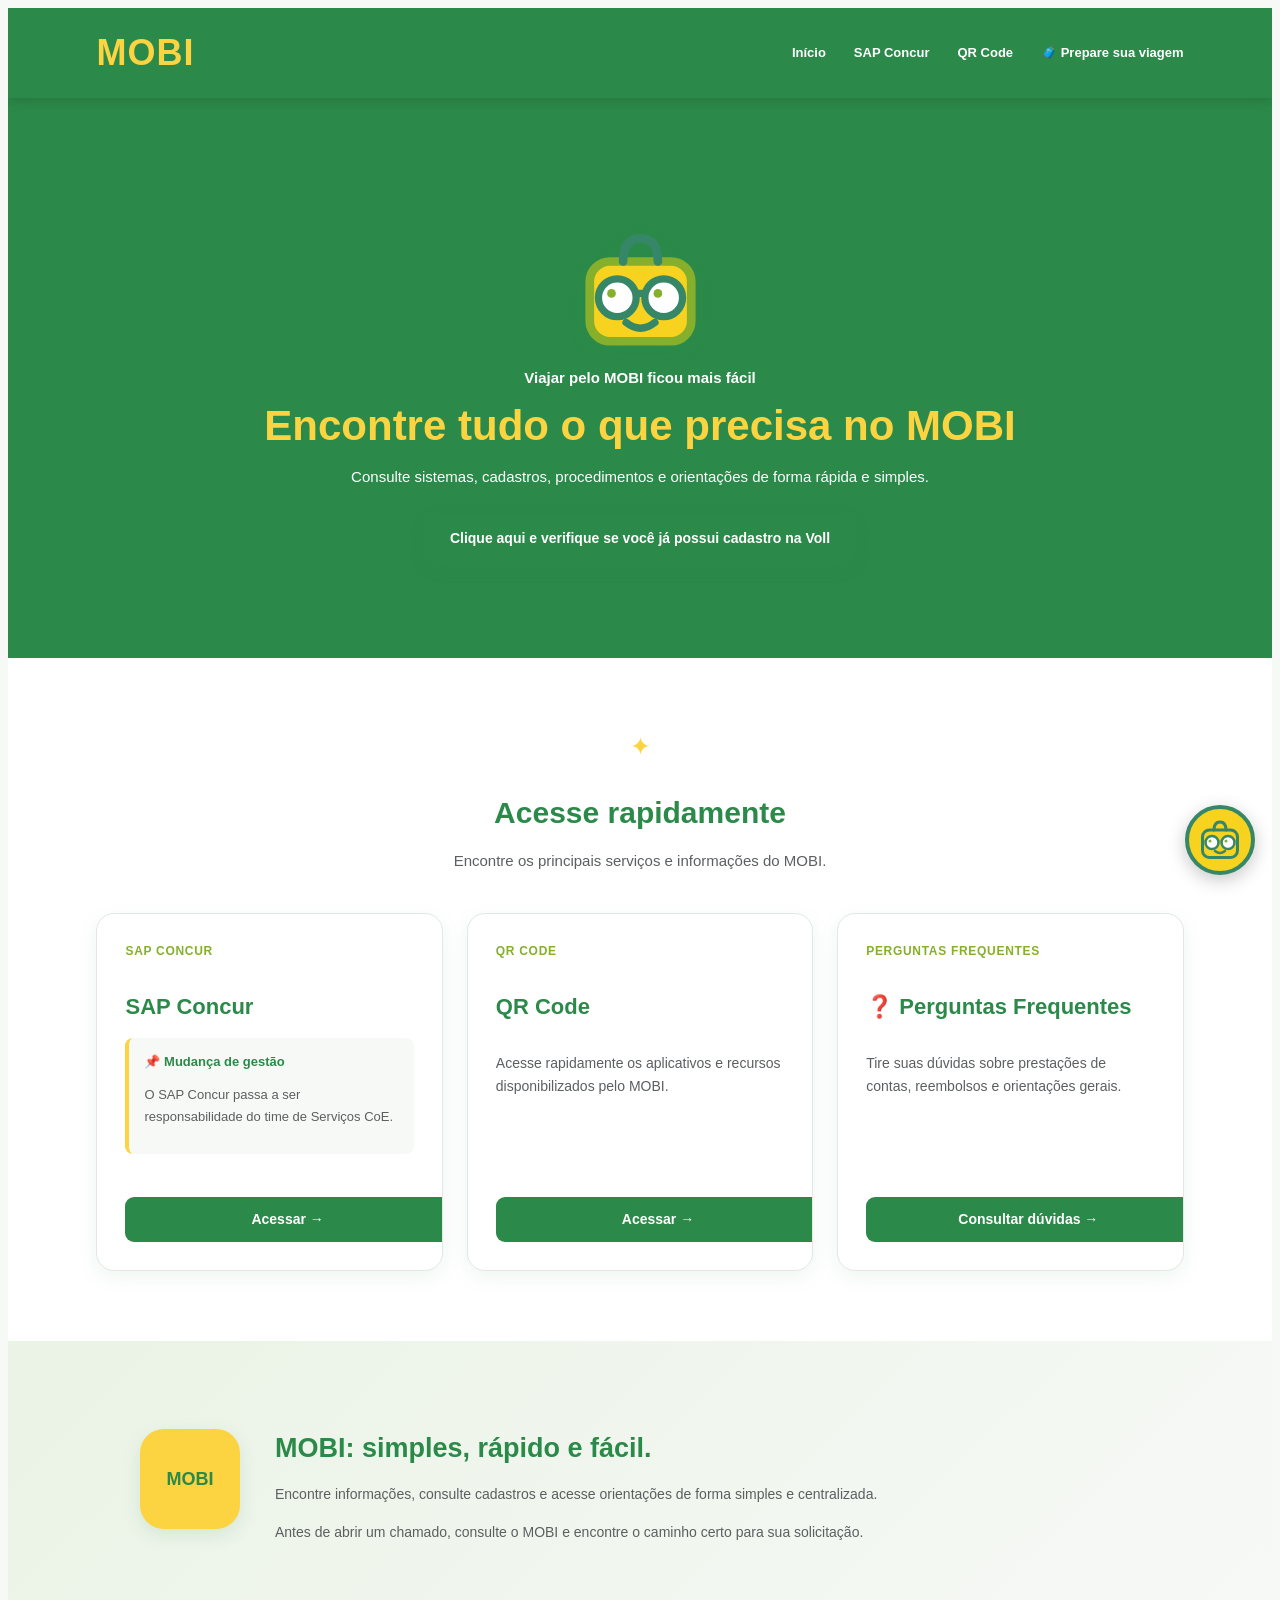
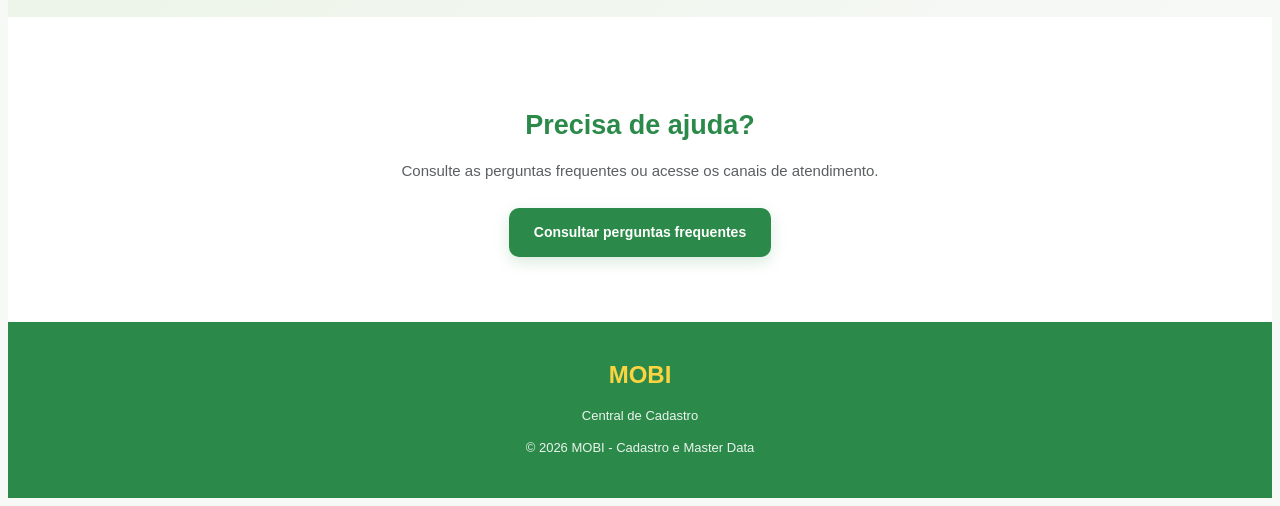
<file: index.html>
<!DOCTYPE html>
<html lang="pt-BR">

<head>
    <meta charset="UTF-8">
    <meta name="viewport" content="width=device-width, initial-scale=1.0">

    <title>MOBI - Central de Cadastro</title>

    <link rel="stylesheet" href="detalhe.css">

    <style>

        /* =====================================================
           AJUSTES SOMENTE DA PRIMEIRA TELA
        ===================================================== */

        html,
        body {
            overflow-x: hidden;
        }

        header {
            width: 100%;
            box-sizing: border-box;
            background: #2B8A49 !important;
        }

        .logo {
            font-size: 36px !important;
            font-weight: 800 !important;
            letter-spacing: 1px;
        }

        nav a {
            font-size: 13px !important;
        }

        .banner {
            width: 100%;
            min-height: 560px !important;
            box-sizing: border-box;
            background: #2B8A49 !important;
            color: #FFFFFF;
        }

        .conteudo-banner {
            padding-top: 25px !important;
        }

        .mascote-mobi {
            width: 145px !important;
            height: 145px !important;
            margin-bottom: 0 !important;
        }

        .subtitulo {
            font-size: 15px !important;
            margin-top: 4px !important;
            margin-bottom: 8px !important;
            color: #FFFFFF !important;
        }

        .banner h1 {
            font-size: 42px !important;
            line-height: 1.12 !important;
            color: #FCD341 !important;
            margin: 5px auto 16px !important;
            max-width: 850px;
        }

        .descricao-banner {
            font-size: 15px !important;
            color: #FFFFFF !important;
            max-width: 650px;
            margin: 0 auto 25px !important;
        }


        /* =====================================================
           MOBI FLUTUANTE
        ===================================================== */

        .mobi-flutuante {
            position: fixed;
            right: 25px;
            bottom: 25px;
            z-index: 99999;
            font-family: Arial, sans-serif;
        }

        .mobi-botao {
            width: 70px;
            height: 70px;
            border-radius: 50%;
            border: 4px solid #368768;
            background: #F7D21E;
            cursor: pointer;
            box-shadow: 0 5px 18px rgba(0,0,0,0.22);

            display: flex;
            align-items: center;
            justify-content: center;

            transition: transform 0.2s ease;
        }

        .mobi-botao:hover {
            transform: scale(1.05);
        }

        .mobi-botao svg {
            width: 52px;
            height: 52px;
        }

        .mobi-chat {
            display: none;
            position: absolute;
            right: 0;
            bottom: 85px;
            width: 350px;
            background: #FFFFFF;
            border-radius: 18px;
            box-shadow: 0 10px 35px rgba(0,0,0,0.25);
            overflow: hidden;
        }

        .mobi-chat.aberto {
            display: block;
        }

        .mobi-chat-header {
            background: #2B8A49;
            color: white;
            padding: 15px;

            display: flex;
            align-items: center;
            justify-content: space-between;
        }

        .mobi-identidade {
            display: flex;
            align-items: center;
            gap: 10px;
        }

        .mobi-coe {
            display: grid;
            grid-template-columns: repeat(3, 10px);
            grid-template-rows: repeat(3, 10px);
            gap: 2px;
            padding: 5px;
            background: rgba(255,255,255,0.15);
            border-radius: 7px;
        }

        .lego {
            width: 10px;
            height: 10px;
            border-radius: 2px;
            position: relative;
            box-shadow: inset 0 -2px 2px rgba(0,0,0,0.18);
        }

        .lego::after {
            content: "";
            position: absolute;
            width: 5px;
            height: 5px;
            border-radius: 50%;
            top: 1px;
            left: 2px;
            background: rgba(255,255,255,0.55);
        }

        .lego-verde {
            background: #4CAF3D;
        }

        .lego-amarelo {
            background: #F6D71E;
        }

        .lego-laranja {
            background: #F0812E;
        }

        .mobi-nome {
            margin: 0;
            font-size: 18px;
            font-weight: bold;
        }

        .mobi-descricao {
            margin: 2px 0 0;
            font-size: 11px;
            opacity: 0.9;
        }

        .mobi-fechar {
            border: none;
            background: transparent;
            color: white;
            font-size: 25px;
            cursor: pointer;
        }

        .mobi-chat-corpo {
            padding: 18px;
        }

        .mobi-mensagem {
            background: #F5F7F6;
            border-radius: 12px;
            padding: 13px;
            margin-bottom: 15px;
            color: #333;
            font-size: 13px;
            line-height: 1.5;
        }

        .mobi-opcao {
            display: block;
            padding: 12px;
            margin-bottom: 8px;
            border: 1px solid #D9DEDA;
            border-radius: 10px;
            background: white;
            color: #333;
            text-decoration: none;
            font-size: 13px;
            font-weight: 600;
        }

        .mobi-opcao:hover {
            background: #EAF5EF;
            border-color: #559A41;
            color: #2B8A49;
        }

        .mobi-frase {
            text-align: center;
            margin-top: 14px;
            color: #2B8A49;
            font-size: 10px;
            font-weight: bold;
        }


        /* =====================================================
           RESPONSIVO
        ===================================================== */

        @media (max-width: 700px) {

            .logo {
                font-size: 28px !important;
            }

            nav a {
                font-size: 11px !important;
            }

            .banner {
                min-height: 520px !important;
            }

            .conteudo-banner {
                padding: 20px 20px 40px !important;
            }

            .mascote-mobi {
                width: 120px !important;
                height: 120px !important;
            }

            .banner h1 {
                font-size: 30px !important;
            }

            .descricao-banner {
                font-size: 14px !important;
                padding: 0 15px;
            }
        }


        @media (max-width: 500px) {

            .mobi-flutuante {
                right: 15px;
                bottom: 15px;
            }

            .mobi-chat {
                width: calc(100vw - 30px);
                right: -5px;
            }

        }

    </style>

</head>


<body>

    <!-- ================================
         CABEÇALHO
    ================================= -->

    <header>

        <div class="logo">
            MOBI
        </div>

        <nav>

            <a href="#inicio">
                Início
            </a>

            <a href="sap-concur.html">
                SAP Concur
            </a>

            <a href="qr-code.html">
                QR Code
            </a>

            <a href="https://conheca.govoll.com/guia-voll-para-viajantes-corporativos#primeiros-passos"
               target="_blank"
               rel="noopener noreferrer">
                🧳 Prepare sua viagem
            </a>

        </nav>

    </header>


    <!-- ================================
         BANNER PRINCIPAL
    ================================= -->

    <section class="banner" id="inicio">

        <div class="conteudo-banner">

            <svg class="mascote-mobi"
                 viewBox="0 0 100 100"
                 xmlns="http://www.w3.org/2000/svg">

                <rect
                    x="15"
                    y="30"
                    width="70"
                    height="55"
                    rx="14"
                    fill="#F7D21E"
                    stroke="#86B02B"
                    stroke-width="6"/>

                <path
                    d="M 38 30 Q 38 14 50 14 Q 62 14 62 30"
                    fill="none"
                    stroke="#368768"
                    stroke-width="6"
                    stroke-linecap="round"/>

                <line
                    x1="42"
                    y1="52"
                    x2="58"
                    y2="52"
                    stroke="#368768"
                    stroke-width="5"/>

                <circle
                    cx="34"
                    cy="55"
                    r="13"
                    fill="#ffffff"
                    stroke="#368768"
                    stroke-width="5"/>

                <circle
                    cx="66"
                    cy="55"
                    r="13"
                    fill="#ffffff"
                    stroke="#368768"
                    stroke-width="5"/>

                <circle
                    cx="30"
                    cy="52"
                    r="3"
                    fill="#86B02B"/>

                <circle
                    cx="62"
                    cy="52"
                    r="3"
                    fill="#86B02B"/>

                <path
                    d="M 40 72 Q 50 80 60 72"
                    fill="none"
                    stroke="#368768"
                    stroke-width="5"
                    stroke-linecap="round"/>

            </svg>


            <p class="subtitulo">
                Viajar pelo MOBI ficou mais fácil
            </p>


            <h1>
                Encontre tudo o que precisa no MOBI
            </h1>


            <p class="descricao-banner">
                Consulte sistemas, cadastros, procedimentos e orientações
                de forma rápida e simples.
            </p>


            <a href="consulta-voll.html" class="botao">
                Clique aqui e verifique se você já possui cadastro na Voll
            </a>

        </div>

    </section>


    <!-- ================================
         SERVIÇOS
    ================================= -->

    <section class="destinos" id="servicos">

        <div class="titulo-secao">

            <span>✦</span>

            <h2>
                Acesse rapidamente
            </h2>

            <p>
                Encontre os principais serviços e informações do MOBI.
            </p>

        </div>


        <div class="cards">

            <div class="card" id="sap-concur">

                <div class="card-conteudo">

                    <span class="pais">
                        SAP Concur
                    </span>

                    <h3>
                        SAP Concur
                    </h3>

                    <div class="info-card">

                        <strong>
                            📌 Mudança de gestão
                        </strong>

                        <p>
                            O SAP Concur passa a ser responsabilidade
                            do time de Serviços CoE.
                        </p>

                    </div>

                    <a href="sap-concur.html" class="botao-card">
                        Acessar →
                    </a>

                </div>

            </div>


            <div class="card" id="qr-code">

                <div class="card-conteudo">

                    <span class="pais">
                        QR Code
                    </span>

                    <h3>
                        QR Code
                    </h3>

                    <p>
                        Acesse rapidamente os aplicativos e recursos
                        disponibilizados pelo MOBI.
                    </p>

                    <a href="qr-code.html" class="botao-card">
                        Acessar →
                    </a>

                </div>

            </div>


            <div class="card" id="perguntas-frequentes">

                <div class="card-conteudo">

                    <span class="pais">
                        Perguntas Frequentes
                    </span>

                    <h3>
                        ❓ Perguntas Frequentes
                    </h3>

                    <p>
                        Tire suas dúvidas sobre prestações de contas,
                        reembolsos e orientações gerais.
                    </p>

                    <a href="perguntas-frequentes.html" class="botao-card">
                        Consultar dúvidas →
                    </a>

                </div>

            </div>

        </div>

    </section>


    <!-- ================================
         SOBRE O MOBI
    ================================= -->

    <section class="sobre" id="sobre">

        <div class="sobre-conteudo">

            <div class="icone-aviao">
                MOBI
            </div>

            <div>

                <h2>
                    MOBI: simples, rápido e fácil.
                </h2>

                <p>
                    Encontre informações, consulte cadastros e acesse
                    orientações de forma simples e centralizada.
                </p>

                <p>
                    Antes de abrir um chamado, consulte o MOBI e encontre
                    o caminho certo para sua solicitação.
                </p>

            </div>

        </div>

    </section>


    <!-- ================================
         AJUDA
    ================================= -->

    <section class="contato" id="contato">

        <h2>
            Precisa de ajuda?
        </h2>

        <p>
            Consulte as perguntas frequentes ou acesse os canais
            de atendimento.
        </p>

        <a href="perguntas-frequentes.html" class="botao">
            Consultar perguntas frequentes
        </a>

    </section>


    <!-- ================================
         RODAPÉ
    ================================= -->

    <footer>

        <div class="logo-footer">
            MOBI
        </div>

        <p>
            Central de Cadastro
        </p>

        <p>
            © 2026 MOBI - Cadastro e Master Data
        </p>

    </footer>


    <!-- =================================================
         MOBI FLUTUANTE
    ================================================= -->

    <div class="mobi-flutuante">

        <div class="mobi-chat" id="mobiChat">

            <div class="mobi-chat-header">

                <div class="mobi-identidade">

                    <div class="mobi-coe">

                        <span class="lego lego-verde"></span>
                        <span class="lego lego-verde"></span>
                        <span class="lego lego-verde"></span>

                        <span class="lego lego-verde"></span>
                        <span class="lego lego-amarelo"></span>
                        <span class="lego lego-verde"></span>

                        <span class="lego lego-verde"></span>
                        <span class="lego lego-laranja"></span>
                        <span class="lego lego-verde"></span>

                    </div>

                    <div>

                        <p class="mobi-nome">
                            MOBI
                        </p>

                        <p class="mobi-descricao">
                            Assistente de viagens
                        </p>

                    </div>

                </div>

                <button
                    class="mobi-fechar"
                    onclick="fecharMobi()">
                    ×
                </button>

            </div>


            <div class="mobi-chat-corpo">

                <div class="mobi-mensagem">

                    👋 Olá! Eu sou o <strong>MOBI</strong>.

                    <br><br>

                    Posso ajudar você a encontrar
                    rapidamente as informações da sua viagem.

                </div>


                <a href="sap-concur.html" class="mobi-opcao">
                    ✈️ SAP Concur
                </a>


                <a href="qr-code.html" class="mobi-opcao">
                    📱 Baixar SAP Concur
                </a>


                <a
                    href="https://conheca.govoll.com/guia-voll-para-viajantes-corporativos#primeiros-passos"
                    target="_blank"
                    rel="noopener noreferrer"
                    class="mobi-opcao">

                    🧳 Prepare sua viagem

                </a>


                <a href="consulta-voll.html" class="mobi-opcao">
                    👤 Consultar cadastro na Voll
                </a>


                <a href="perguntas-frequentes.html" class="mobi-opcao">
                    ❓ Perguntas frequentes
                </a>


                <div class="mobi-frase">
                    Energia que constrói Excelência!
                </div>

            </div>

        </div>


        <button
            class="mobi-botao"
            onclick="abrirMobi()"
            aria-label="Abrir assistente MOBI">

            <svg
                viewBox="0 0 100 100"
                xmlns="http://www.w3.org/2000/svg">

                <rect
                    x="15"
                    y="30"
                    width="70"
                    height="55"
                    rx="14"
                    fill="#F7D21E"
                    stroke="#368768"
                    stroke-width="6"/>

                <path
                    d="M 38 30 Q 38 14 50 14 Q 62 14 62 30"
                    fill="none"
                    stroke="#368768"
                    stroke-width="6"
                    stroke-linecap="round"/>

                <circle
                    cx="34"
                    cy="55"
                    r="13"
                    fill="#ffffff"
                    stroke="#368768"
                    stroke-width="5"/>

                <circle
                    cx="66"
                    cy="55"
                    r="13"
                    fill="#ffffff"
                    stroke="#368768"
                    stroke-width="5"/>

                <circle
                    cx="30"
                    cy="52"
                    r="3"
                    fill="#86B02B"/>

                <circle
                    cx="62"
                    cy="52"
                    r="3"
                    fill="#86B02B"/>

                <path
                    d="M 40 72 Q 50 80 60 72"
                    fill="none"
                    stroke="#368768"
                    stroke-width="5"
                    stroke-linecap="round"/>

            </svg>

        </button>

    </div>


    <script>

        function abrirMobi() {
            document.getElementById("mobiChat").classList.add("aberto");
        }

        function fecharMobi() {
            document.getElementById("mobiChat").classList.remove("aberto");
        }

    </script>


</body>

</html>
</file>
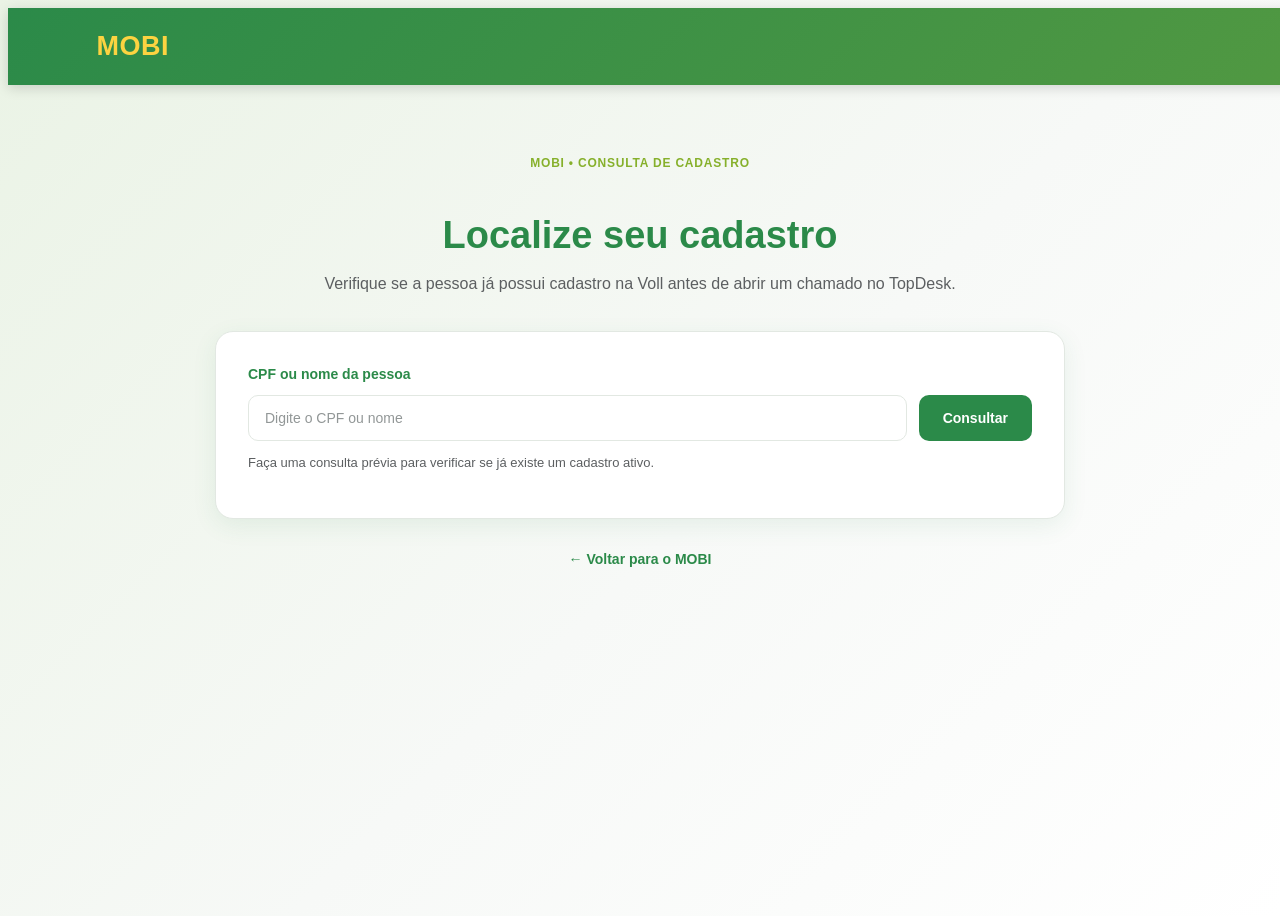
<file: consulta-voll.html>
<!DOCTYPE html>
<html lang="pt-BR">

<head>
    <meta charset="UTF-8">
    <meta name="viewport" content="width=device-width, initial-scale=1.0">

    <title>Consulta Voll | MOBI</title>

    <link rel="stylesheet" href="detalhe.css">
</head>

<body class="pagina-voll">

    <!-- =====================================================
         CABEÇALHO
    ====================================================== -->

    <header class="topo-voll">

        <div class="logo-voll">
            MOBI
        </div>

    </header>


    <!-- =====================================================
         CONTEÚDO
    ====================================================== -->

    <main class="voll-container">


        <!-- =================================================
             TÍTULO
        ================================================== -->

        <section class="voll-titulo">

            <span class="voll-tag">
                MOBI • Consulta de cadastro
            </span>

            <h1>
                Localize seu cadastro
            </h1>

            <p>
                Verifique se a pessoa já possui cadastro na Voll
                antes de abrir um chamado no TopDesk.
            </p>

        </section>


        <!-- =================================================
             CARD DE CONSULTA
        ================================================== -->

        <section class="voll-card">

            <label for="busca">
                CPF ou nome da pessoa
            </label>

            <div class="voll-busca">

                <input
                    type="text"
                    id="busca"
                    placeholder="Digite o CPF ou nome"
                >

                <button
                    type="button"
                    onclick="consultar()"
                >
                    Consultar
                </button>

            </div>

            <p class="voll-ajuda">
                Faça uma consulta prévia para verificar se já existe
                um cadastro ativo.
            </p>

        </section>


        <!-- =================================================
             RESULTADO
        ================================================== -->

        <section
            id="resultado"
            class="voll-resultado"
        ></section>


        <!-- =================================================
             VOLTAR
        ================================================== -->

        <a href="front.html" class="voltar-mobi">
            ← Voltar para o MOBI
        </a>

    </main>


    <!-- =====================================================
         JAVASCRIPT DA CONSULTA
    ====================================================== -->

    <script>

        function consultar() {

            const busca =
                document.getElementById("busca").value.trim();

            const resultado =
                document.getElementById("resultado");


            /* =================================================
               CAMPO VAZIO
            ================================================= */

            if (busca === "") {

                resultado.innerHTML = `
                    <div class="voll-alerta">

                        <span class="voll-alerta-icone">
                            ⚠️
                        </span>

                        <div>

                            <strong>
                                Informe um CPF ou nome
                            </strong>

                            <p>
                                Digite uma informação para realizar
                                a consulta.
                            </p>

                        </div>

                    </div>
                `;

                return;
            }


            /* =================================================
               CADASTRO ENCONTRADO
            ================================================= */

            if (busca === "36908094871") {

                resultado.innerHTML = `

                    <div class="voll-sucesso">

                        <div class="voll-resultado-icone">
                            ✓
                        </div>

                        <h3>
                            Cadastro encontrado
                        </h3>


                        <div class="voll-dados">

                            <p>
                                <strong>CPF:</strong>
                                ${busca}
                            </p>

                            <p>
                                <strong>Status:</strong>

                                <span class="status-ativo">
                                    Cadastro ativo
                                </span>
                            </p>

                            <p>
                                <strong>Usuário:</strong>
                                Sara Regina dos Santos
                            </p>

                        </div>


                        <div class="voll-mensagem-sucesso">

                            Este usuário já possui cadastro na Voll.

                        </div>


                        <div class="voll-mensagem-atencao">

                            Não é necessário abrir um novo chamado
                            no TopDesk.

                        </div>

                    </div>

                `;

            }


            /* =================================================
               CADASTRO NÃO ENCONTRADO
            ================================================= */

            else {

                resultado.innerHTML = `

                    <div class="voll-sucesso voll-nao-encontrado">

                        <div class="voll-resultado-icone vermelho">
                            !
                        </div>

                        <h3>
                            Usuário não cadastrado
                        </h3>

                        <p class="voll-instrucao">

                            Realize seu cadastro na Voll.
                            Basta abrir um chamado no TopDesk.

                        </p>


                        <a
                            href="COLE_AQUI_O_LINK_DO_TOPDESK"
                            target="_blank"
                            rel="noopener noreferrer"
                            class="botao-topdesk"
                        >
                            Abrir chamado no TopDesk →
                        </a>

                    </div>

                `;
            }

        }

    </script>

</body>

</html>
</file>
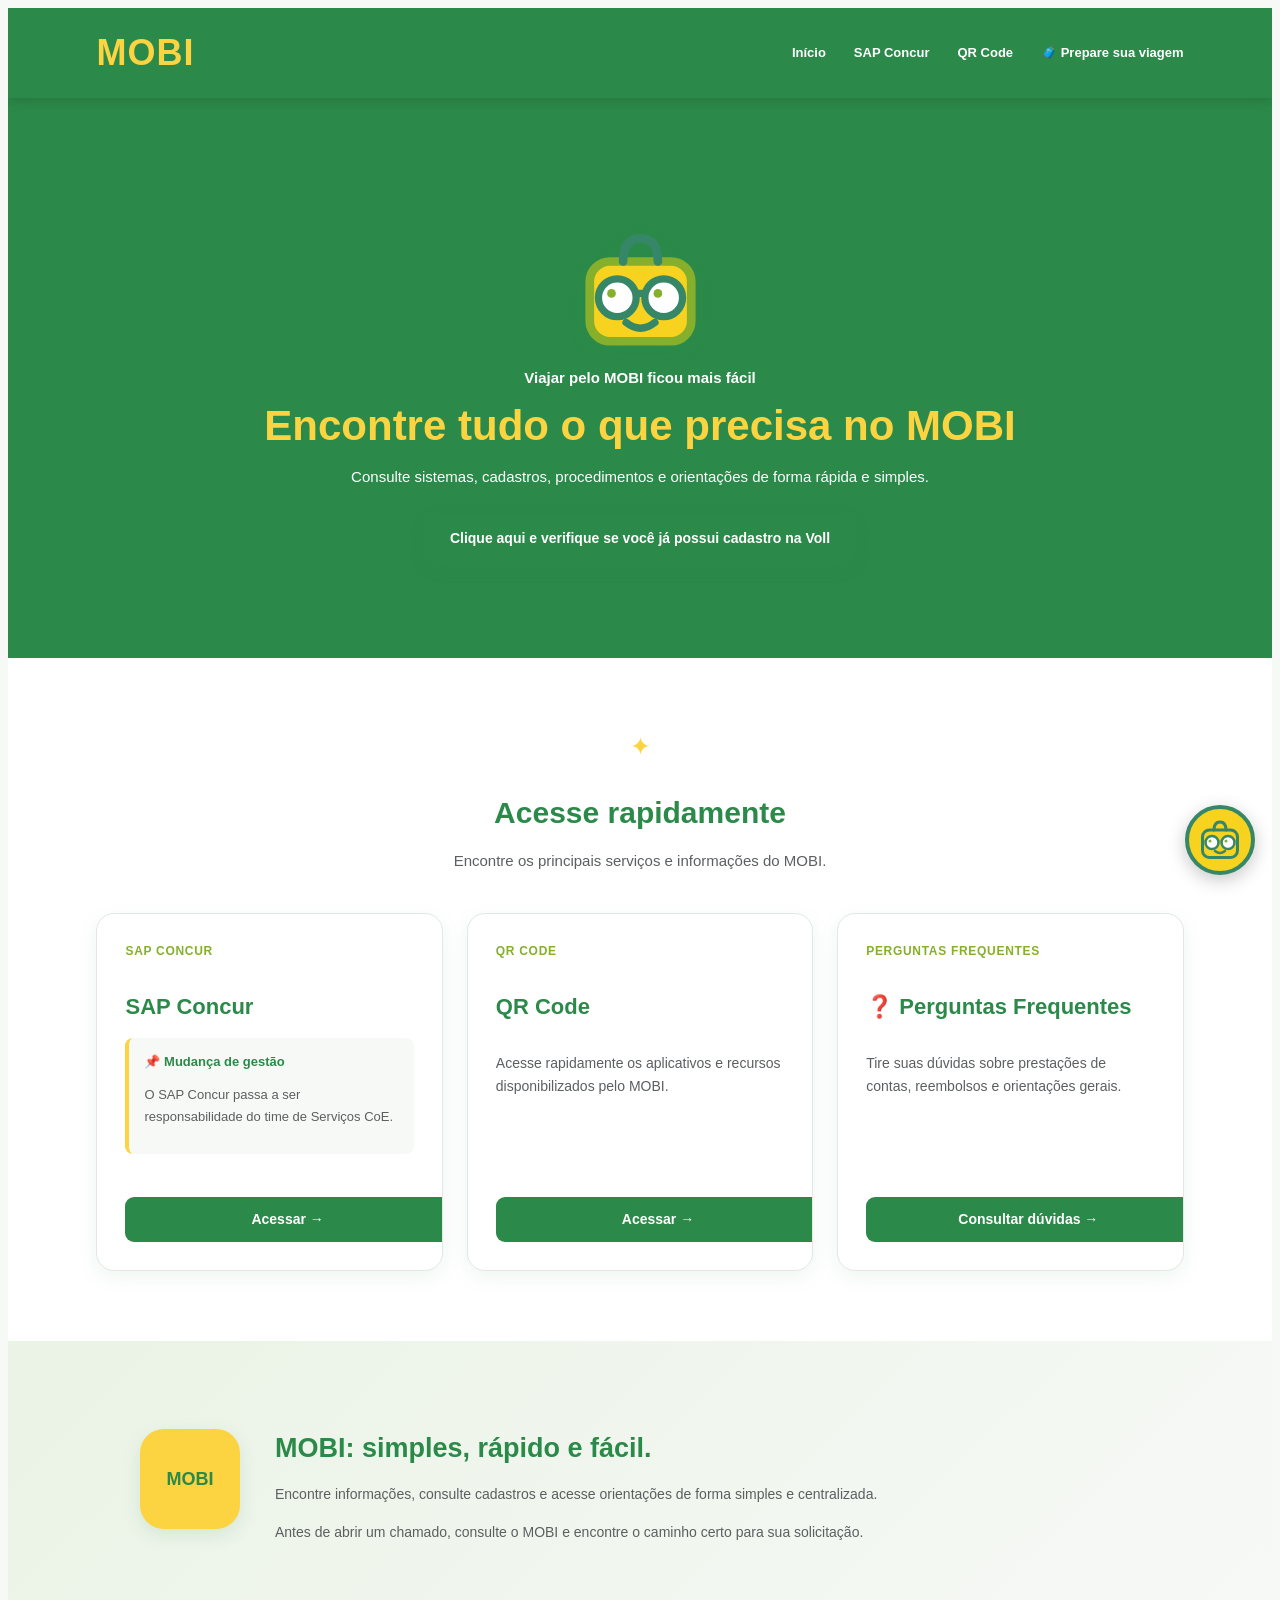
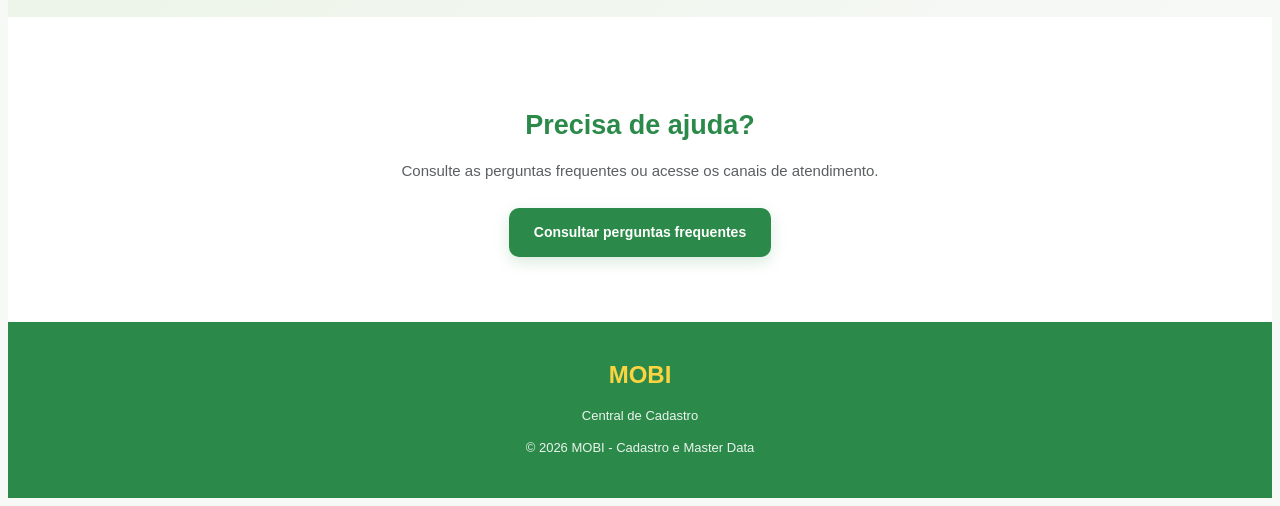
<file: index.html.html>
<!DOCTYPE html>
<html lang="pt-BR">

<head>
    <meta charset="UTF-8">
    <meta name="viewport" content="width=device-width, initial-scale=1.0">

    <title>MOBI - Central de Cadastro</title>

    <link rel="stylesheet" href="detalhe.css">

    <style>

        /* =====================================================
           AJUSTES SOMENTE DA PRIMEIRA TELA
        ===================================================== */

        html,
        body {
            overflow-x: hidden;
        }

        header {
            width: 100%;
            box-sizing: border-box;
            background: #2B8A49 !important;
        }

        .logo {
            font-size: 36px !important;
            font-weight: 800 !important;
            letter-spacing: 1px;
        }

        nav a {
            font-size: 13px !important;
        }

        .banner {
            width: 100%;
            min-height: 560px !important;
            box-sizing: border-box;
            background: #2B8A49 !important;
            color: #FFFFFF;
        }

        .conteudo-banner {
            padding-top: 25px !important;
        }

        .mascote-mobi {
            width: 145px !important;
            height: 145px !important;
            margin-bottom: 0 !important;
        }

        .subtitulo {
            font-size: 15px !important;
            margin-top: 4px !important;
            margin-bottom: 8px !important;
            color: #FFFFFF !important;
        }

        .banner h1 {
            font-size: 42px !important;
            line-height: 1.12 !important;
            color: #FCD341 !important;
            margin: 5px auto 16px !important;
            max-width: 850px;
        }

        .descricao-banner {
            font-size: 15px !important;
            color: #FFFFFF !important;
            max-width: 650px;
            margin: 0 auto 25px !important;
        }


        /* =====================================================
           MOBI FLUTUANTE
        ===================================================== */

        .mobi-flutuante {
            position: fixed;
            right: 25px;
            bottom: 25px;
            z-index: 99999;
            font-family: Arial, sans-serif;
        }

        .mobi-botao {
            width: 70px;
            height: 70px;
            border-radius: 50%;
            border: 4px solid #368768;
            background: #F7D21E;
            cursor: pointer;
            box-shadow: 0 5px 18px rgba(0,0,0,0.22);

            display: flex;
            align-items: center;
            justify-content: center;

            transition: transform 0.2s ease;
        }

        .mobi-botao:hover {
            transform: scale(1.05);
        }

        .mobi-botao svg {
            width: 52px;
            height: 52px;
        }

        .mobi-chat {
            display: none;
            position: absolute;
            right: 0;
            bottom: 85px;
            width: 350px;
            background: #FFFFFF;
            border-radius: 18px;
            box-shadow: 0 10px 35px rgba(0,0,0,0.25);
            overflow: hidden;
        }

        .mobi-chat.aberto {
            display: block;
        }

        .mobi-chat-header {
            background: #2B8A49;
            color: white;
            padding: 15px;

            display: flex;
            align-items: center;
            justify-content: space-between;
        }

        .mobi-identidade {
            display: flex;
            align-items: center;
            gap: 10px;
        }

        .mobi-coe {
            display: grid;
            grid-template-columns: repeat(3, 10px);
            grid-template-rows: repeat(3, 10px);
            gap: 2px;
            padding: 5px;
            background: rgba(255,255,255,0.15);
            border-radius: 7px;
        }

        .lego {
            width: 10px;
            height: 10px;
            border-radius: 2px;
            position: relative;
            box-shadow: inset 0 -2px 2px rgba(0,0,0,0.18);
        }

        .lego::after {
            content: "";
            position: absolute;
            width: 5px;
            height: 5px;
            border-radius: 50%;
            top: 1px;
            left: 2px;
            background: rgba(255,255,255,0.55);
        }

        .lego-verde {
            background: #4CAF3D;
        }

        .lego-amarelo {
            background: #F6D71E;
        }

        .lego-laranja {
            background: #F0812E;
        }

        .mobi-nome {
            margin: 0;
            font-size: 18px;
            font-weight: bold;
        }

        .mobi-descricao {
            margin: 2px 0 0;
            font-size: 11px;
            opacity: 0.9;
        }

        .mobi-fechar {
            border: none;
            background: transparent;
            color: white;
            font-size: 25px;
            cursor: pointer;
        }

        .mobi-chat-corpo {
            padding: 18px;
        }

        .mobi-mensagem {
            background: #F5F7F6;
            border-radius: 12px;
            padding: 13px;
            margin-bottom: 15px;
            color: #333;
            font-size: 13px;
            line-height: 1.5;
        }

        .mobi-opcao {
            display: block;
            padding: 12px;
            margin-bottom: 8px;
            border: 1px solid #D9DEDA;
            border-radius: 10px;
            background: white;
            color: #333;
            text-decoration: none;
            font-size: 13px;
            font-weight: 600;
        }

        .mobi-opcao:hover {
            background: #EAF5EF;
            border-color: #559A41;
            color: #2B8A49;
        }

        .mobi-frase {
            text-align: center;
            margin-top: 14px;
            color: #2B8A49;
            font-size: 10px;
            font-weight: bold;
        }


        /* =====================================================
           RESPONSIVO
        ===================================================== */

        @media (max-width: 700px) {

            .logo {
                font-size: 28px !important;
            }

            nav a {
                font-size: 11px !important;
            }

            .banner {
                min-height: 520px !important;
            }

            .conteudo-banner {
                padding: 20px 20px 40px !important;
            }

            .mascote-mobi {
                width: 120px !important;
                height: 120px !important;
            }

            .banner h1 {
                font-size: 30px !important;
            }

            .descricao-banner {
                font-size: 14px !important;
                padding: 0 15px;
            }
        }


        @media (max-width: 500px) {

            .mobi-flutuante {
                right: 15px;
                bottom: 15px;
            }

            .mobi-chat {
                width: calc(100vw - 30px);
                right: -5px;
            }

        }

    </style>

</head>


<body>

    <!-- ================================
         CABEÇALHO
    ================================= -->

    <header>

        <div class="logo">
            MOBI
        </div>

        <nav>

            <a href="#inicio">
                Início
            </a>

            <a href="sap-concur.html">
                SAP Concur
            </a>

            <a href="qr-code.html">
                QR Code
            </a>

            <a href="https://conheca.govoll.com/guia-voll-para-viajantes-corporativos#primeiros-passos"
               target="_blank"
               rel="noopener noreferrer">
                🧳 Prepare sua viagem
            </a>

        </nav>

    </header>


    <!-- ================================
         BANNER PRINCIPAL
    ================================= -->

    <section class="banner" id="inicio">

        <div class="conteudo-banner">

            <svg class="mascote-mobi"
                 viewBox="0 0 100 100"
                 xmlns="http://www.w3.org/2000/svg">

                <rect
                    x="15"
                    y="30"
                    width="70"
                    height="55"
                    rx="14"
                    fill="#F7D21E"
                    stroke="#86B02B"
                    stroke-width="6"/>

                <path
                    d="M 38 30 Q 38 14 50 14 Q 62 14 62 30"
                    fill="none"
                    stroke="#368768"
                    stroke-width="6"
                    stroke-linecap="round"/>

                <line
                    x1="42"
                    y1="52"
                    x2="58"
                    y2="52"
                    stroke="#368768"
                    stroke-width="5"/>

                <circle
                    cx="34"
                    cy="55"
                    r="13"
                    fill="#ffffff"
                    stroke="#368768"
                    stroke-width="5"/>

                <circle
                    cx="66"
                    cy="55"
                    r="13"
                    fill="#ffffff"
                    stroke="#368768"
                    stroke-width="5"/>

                <circle
                    cx="30"
                    cy="52"
                    r="3"
                    fill="#86B02B"/>

                <circle
                    cx="62"
                    cy="52"
                    r="3"
                    fill="#86B02B"/>

                <path
                    d="M 40 72 Q 50 80 60 72"
                    fill="none"
                    stroke="#368768"
                    stroke-width="5"
                    stroke-linecap="round"/>

            </svg>


            <p class="subtitulo">
                Viajar pelo MOBI ficou mais fácil
            </p>


            <h1>
                Encontre tudo o que precisa no MOBI
            </h1>


            <p class="descricao-banner">
                Consulte sistemas, cadastros, procedimentos e orientações
                de forma rápida e simples.
            </p>


            <a href="consulta-voll.html" class="botao">
                Clique aqui e verifique se você já possui cadastro na Voll
            </a>

        </div>

    </section>


    <!-- ================================
         SERVIÇOS
    ================================= -->

    <section class="destinos" id="servicos">

        <div class="titulo-secao">

            <span>✦</span>

            <h2>
                Acesse rapidamente
            </h2>

            <p>
                Encontre os principais serviços e informações do MOBI.
            </p>

        </div>


        <div class="cards">

            <div class="card" id="sap-concur">

                <div class="card-conteudo">

                    <span class="pais">
                        SAP Concur
                    </span>

                    <h3>
                        SAP Concur
                    </h3>

                    <div class="info-card">

                        <strong>
                            📌 Mudança de gestão
                        </strong>

                        <p>
                            O SAP Concur passa a ser responsabilidade
                            do time de Serviços CoE.
                        </p>

                    </div>

                    <a href="sap-concur.html" class="botao-card">
                        Acessar →
                    </a>

                </div>

            </div>


            <div class="card" id="qr-code">

                <div class="card-conteudo">

                    <span class="pais">
                        QR Code
                    </span>

                    <h3>
                        QR Code
                    </h3>

                    <p>
                        Acesse rapidamente os aplicativos e recursos
                        disponibilizados pelo MOBI.
                    </p>

                    <a href="qr-code.html" class="botao-card">
                        Acessar →
                    </a>

                </div>

            </div>


            <div class="card" id="perguntas-frequentes">

                <div class="card-conteudo">

                    <span class="pais">
                        Perguntas Frequentes
                    </span>

                    <h3>
                        ❓ Perguntas Frequentes
                    </h3>

                    <p>
                        Tire suas dúvidas sobre prestações de contas,
                        reembolsos e orientações gerais.
                    </p>

                    <a href="perguntas-frequentes.html" class="botao-card">
                        Consultar dúvidas →
                    </a>

                </div>

            </div>

        </div>

    </section>


    <!-- ================================
         SOBRE O MOBI
    ================================= -->

    <section class="sobre" id="sobre">

        <div class="sobre-conteudo">

            <div class="icone-aviao">
                MOBI
            </div>

            <div>

                <h2>
                    MOBI: simples, rápido e fácil.
                </h2>

                <p>
                    Encontre informações, consulte cadastros e acesse
                    orientações de forma simples e centralizada.
                </p>

                <p>
                    Antes de abrir um chamado, consulte o MOBI e encontre
                    o caminho certo para sua solicitação.
                </p>

            </div>

        </div>

    </section>


    <!-- ================================
         AJUDA
    ================================= -->

    <section class="contato" id="contato">

        <h2>
            Precisa de ajuda?
        </h2>

        <p>
            Consulte as perguntas frequentes ou acesse os canais
            de atendimento.
        </p>

        <a href="perguntas-frequentes.html" class="botao">
            Consultar perguntas frequentes
        </a>

    </section>


    <!-- ================================
         RODAPÉ
    ================================= -->

    <footer>

        <div class="logo-footer">
            MOBI
        </div>

        <p>
            Central de Cadastro
        </p>

        <p>
            © 2026 MOBI - Cadastro e Master Data
        </p>

    </footer>


    <!-- =================================================
         MOBI FLUTUANTE
    ================================================= -->

    <div class="mobi-flutuante">

        <div class="mobi-chat" id="mobiChat">

            <div class="mobi-chat-header">

                <div class="mobi-identidade">

                    <div class="mobi-coe">

                        <span class="lego lego-verde"></span>
                        <span class="lego lego-verde"></span>
                        <span class="lego lego-verde"></span>

                        <span class="lego lego-verde"></span>
                        <span class="lego lego-amarelo"></span>
                        <span class="lego lego-verde"></span>

                        <span class="lego lego-verde"></span>
                        <span class="lego lego-laranja"></span>
                        <span class="lego lego-verde"></span>

                    </div>

                    <div>

                        <p class="mobi-nome">
                            MOBI
                        </p>

                        <p class="mobi-descricao">
                            Assistente de viagens
                        </p>

                    </div>

                </div>

                <button
                    class="mobi-fechar"
                    onclick="fecharMobi()">
                    ×
                </button>

            </div>


            <div class="mobi-chat-corpo">

                <div class="mobi-mensagem">

                    👋 Olá! Eu sou o <strong>MOBI</strong>.

                    <br><br>

                    Posso ajudar você a encontrar
                    rapidamente as informações da sua viagem.

                </div>


                <a href="sap-concur.html" class="mobi-opcao">
                    ✈️ SAP Concur
                </a>


                <a href="qr-code.html" class="mobi-opcao">
                    📱 Baixar SAP Concur
                </a>


                <a
                    href="https://conheca.govoll.com/guia-voll-para-viajantes-corporativos#primeiros-passos"
                    target="_blank"
                    rel="noopener noreferrer"
                    class="mobi-opcao">

                    🧳 Prepare sua viagem

                </a>


                <a href="consulta-voll.html" class="mobi-opcao">
                    👤 Consultar cadastro na Voll
                </a>


                <a href="perguntas-frequentes.html" class="mobi-opcao">
                    ❓ Perguntas frequentes
                </a>


                <div class="mobi-frase">
                    Energia que constrói Excelência!
                </div>

            </div>

        </div>


        <button
            class="mobi-botao"
            onclick="abrirMobi()"
            aria-label="Abrir assistente MOBI">

            <svg
                viewBox="0 0 100 100"
                xmlns="http://www.w3.org/2000/svg">

                <rect
                    x="15"
                    y="30"
                    width="70"
                    height="55"
                    rx="14"
                    fill="#F7D21E"
                    stroke="#368768"
                    stroke-width="6"/>

                <path
                    d="M 38 30 Q 38 14 50 14 Q 62 14 62 30"
                    fill="none"
                    stroke="#368768"
                    stroke-width="6"
                    stroke-linecap="round"/>

                <circle
                    cx="34"
                    cy="55"
                    r="13"
                    fill="#ffffff"
                    stroke="#368768"
                    stroke-width="5"/>

                <circle
                    cx="66"
                    cy="55"
                    r="13"
                    fill="#ffffff"
                    stroke="#368768"
                    stroke-width="5"/>

                <circle
                    cx="30"
                    cy="52"
                    r="3"
                    fill="#86B02B"/>

                <circle
                    cx="62"
                    cy="52"
                    r="3"
                    fill="#86B02B"/>

                <path
                    d="M 40 72 Q 50 80 60 72"
                    fill="none"
                    stroke="#368768"
                    stroke-width="5"
                    stroke-linecap="round"/>

            </svg>

        </button>

    </div>


    <script>

        function abrirMobi() {
            document.getElementById("mobiChat").classList.add("aberto");
        }

        function fecharMobi() {
            document.getElementById("mobiChat").classList.remove("aberto");
        }

    </script>


</body>

</html>
</file>
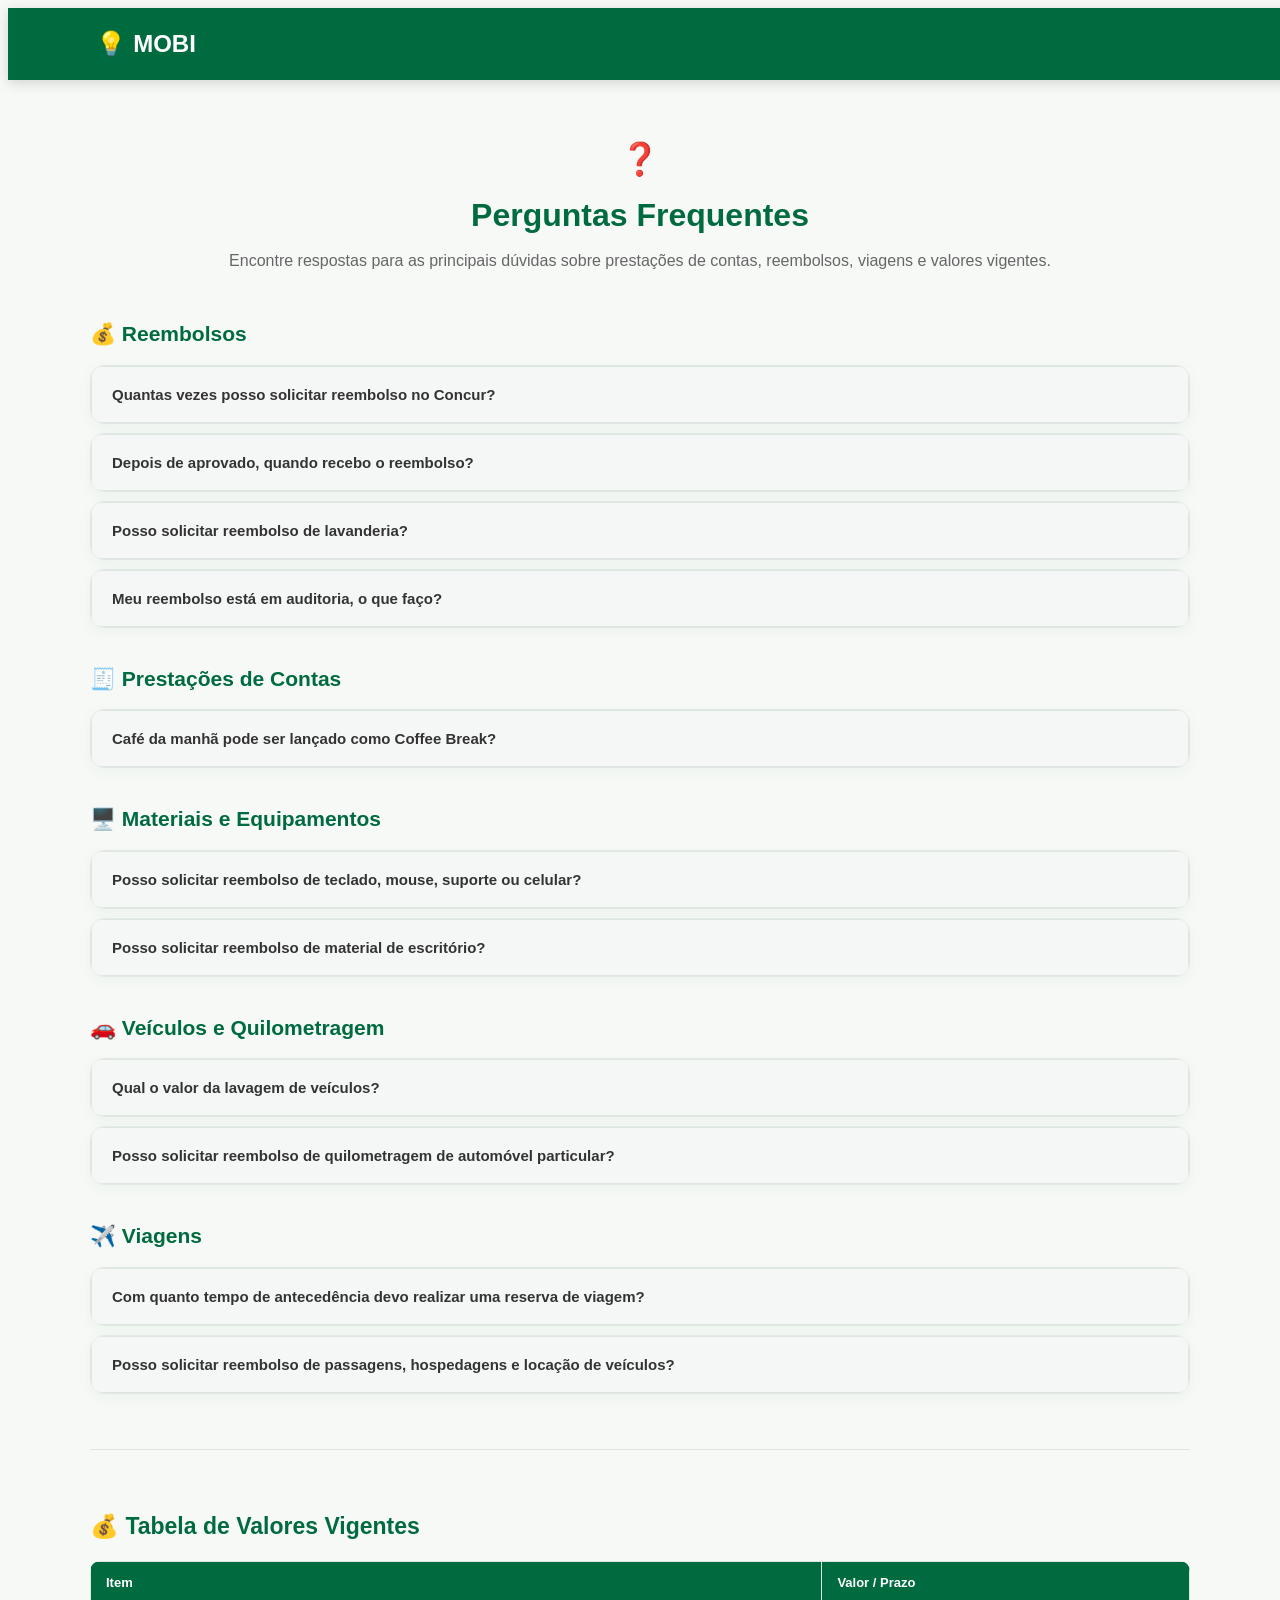
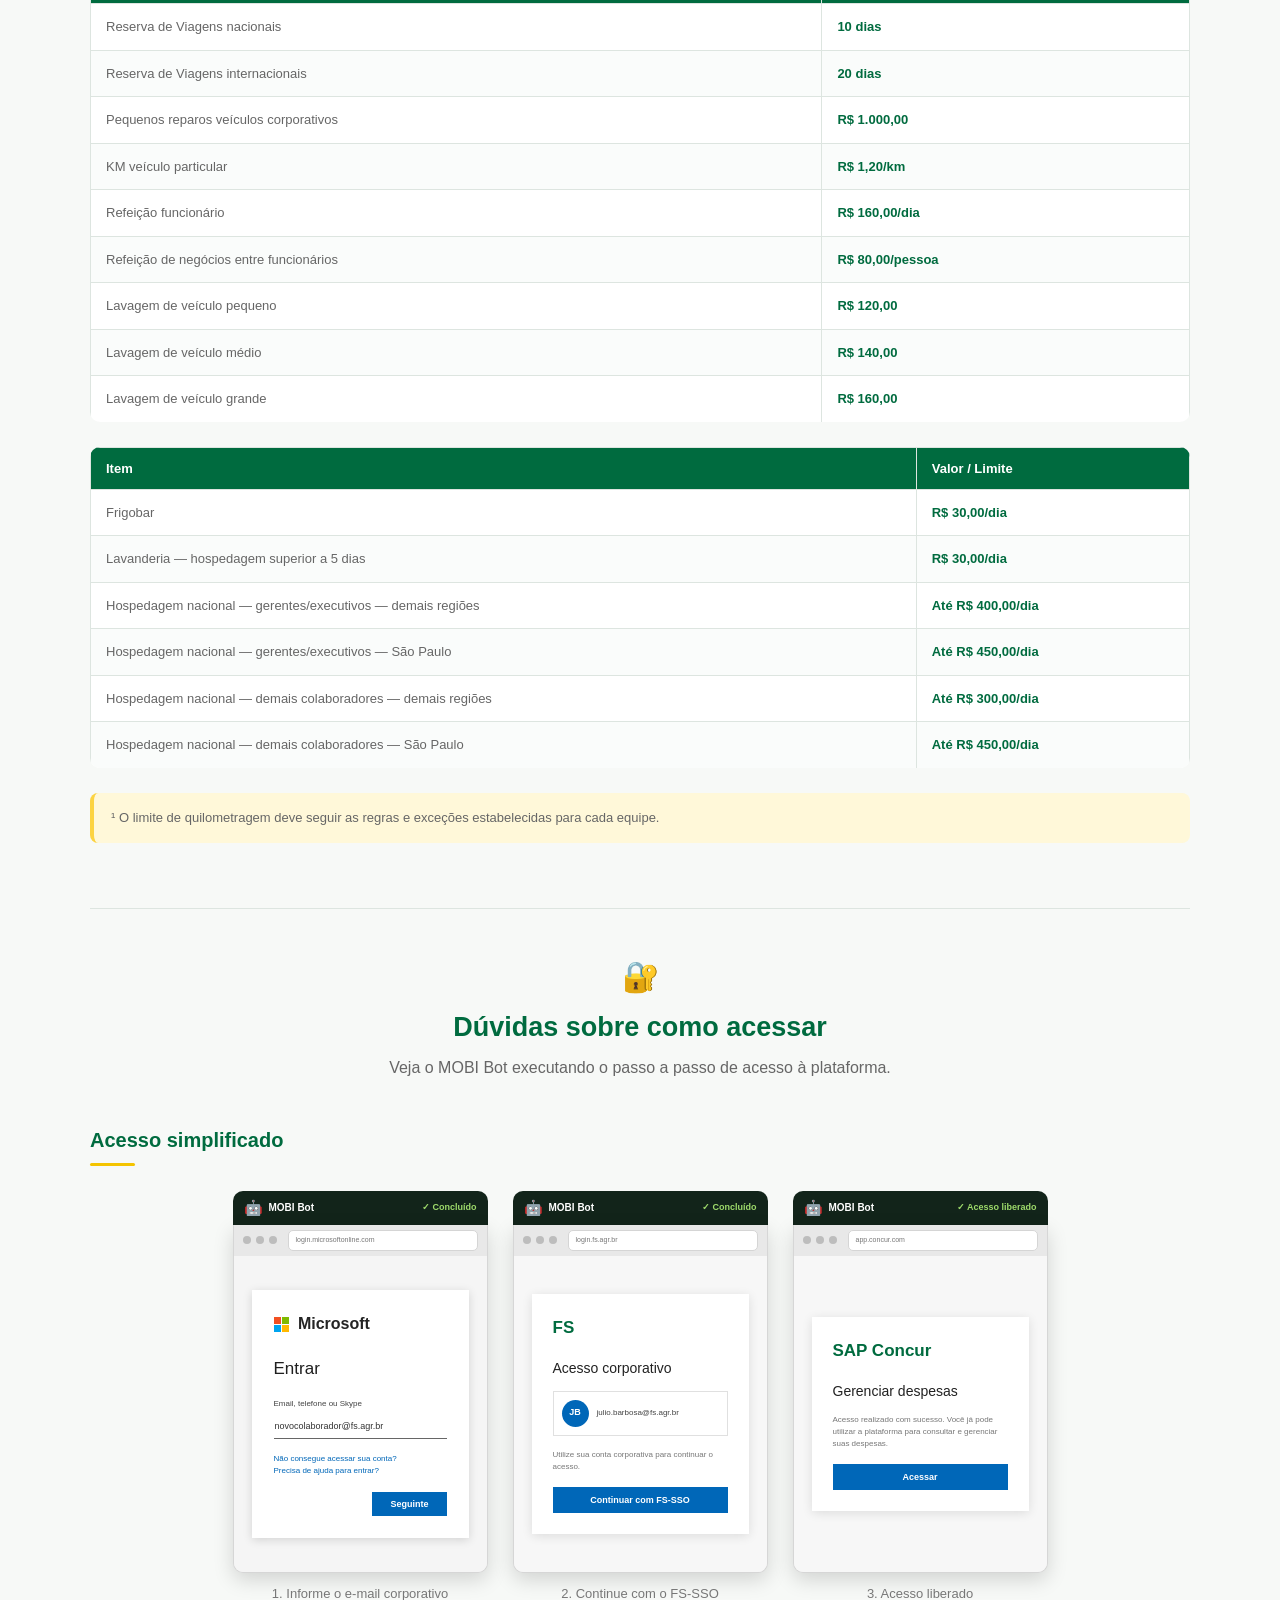
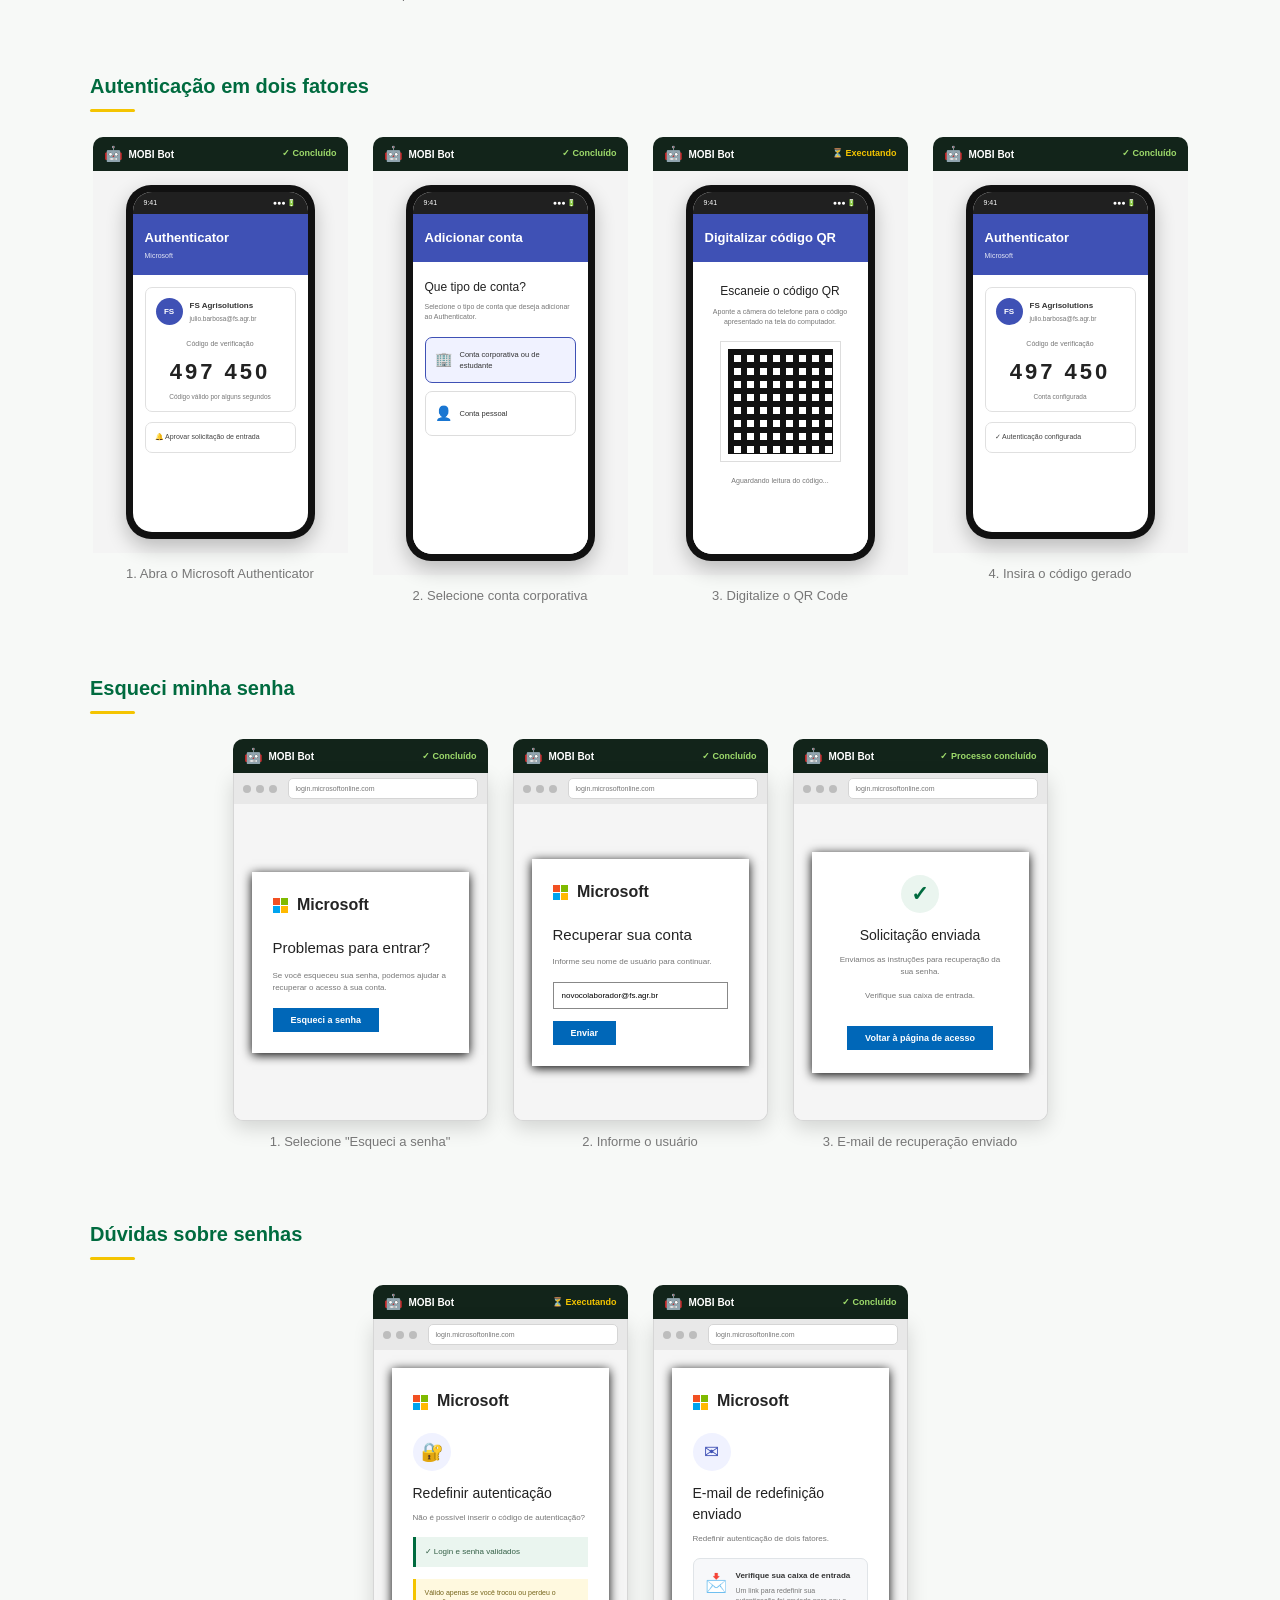
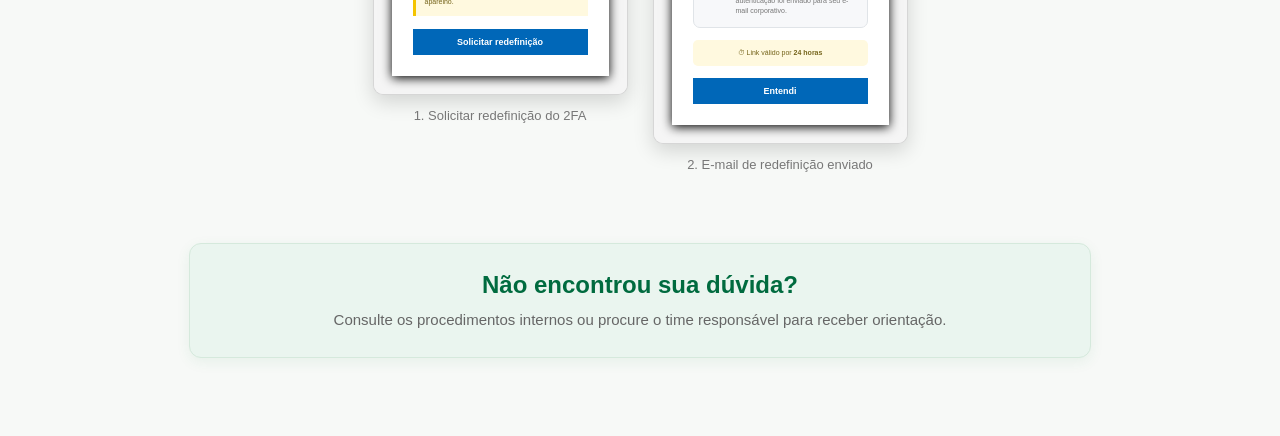
<file: perguntas-frequentes.html>
<html lang="pt-BR">

<head>

    <meta charset="UTF-8">
    <meta name="viewport" content="width=device-width, initial-scale=1.0">

    <title>Perguntas Frequentes - MOBI</title>

    <link rel="stylesheet" href="detalhe.css">

    <style>

        /* ================================
           IDENTIDADE MOBI
        ================================= */

        :root {
            --verde-mobi: #006B3F;
            --verde-claro: #EAF5EF;
            --amarelo-mobi: #F4C400;
            --branco: #FFFFFF;
            --cinza: #666666;
            --cinza-claro: #F5F7F6;
            --borda: #DDE5E0;
        }


        /* ================================
           CABEÇALHO MOBI
        ================================= */

        .mobi-header {
            background: var(--verde-mobi);
            color: white;
            padding: 18px 7%;
            display: flex;
            align-items: center;
            justify-content: space-between;
        }

        .mobi-logo {
            font-size: 24px;
            font-weight: 700;
            color: white;
        }

        .mobi-logo::first-letter {
            color: var(--amarelo-mobi);
        }

        .mobi-voltar {
            color: white;
            text-decoration: none;
            font-size: 14px;
            font-weight: 600;
        }

        .mobi-voltar:hover {
            color: var(--amarelo-mobi);
        }


        /* ================================
           CONTEÚDO
        ================================= */

        .faq-container {
            max-width: 1100px;
            margin: 0 auto;
            padding: 55px 25px 70px;
        }

        .faq-intro {
            text-align: center;
            margin-bottom: 45px;
        }

        .faq-intro span {
            display: block;
            font-size: 32px;
            margin-bottom: 8px;
        }

        .faq-intro h1 {
            color: var(--verde-mobi);
            font-size: 32px;
            margin: 0 0 10px;
        }

        .faq-intro p {
            color: var(--cinza);
            font-size: 16px;
            margin: 0;
        }


        /* ================================
           PERGUNTAS
        ================================= */

        .faq-categoria {
            margin-bottom: 35px;
        }

        .faq-categoria h2 {
            color: var(--verde-mobi);
            font-size: 21px;
            margin-bottom: 15px;
        }

        .faq-item {
            margin-bottom: 9px;
        }

        .faq-pergunta {
            width: 100%;
            border: 1px solid var(--borda);
            padding: 17px 20px;
            text-align: left;
            background: var(--cinza-claro);
            border-radius: 9px;
            cursor: pointer;
            font-size: 15px;
            font-weight: 600;
            color: #333;
            transition: 0.2s;
        }

        .faq-pergunta:hover {
            background: var(--verde-claro);
            border-color: var(--verde-mobi);
        }

        .faq-resposta {
    display: none;
    padding: 17px 20px;
    background: white;
    border-left: 4px solid var(--amarelo-mobi);
    margin-top: 5px;
    border-radius: 0 8px 8px 0;
    line-height: 1.6;
    color: #555;
}

.faq-resposta.aberta {
    display: block;
}


        /* ================================
           TABELA
        ================================= */

        .valores {
            margin-top: 55px;
            padding-top: 40px;
            border-top: 1px solid var(--borda);
        }

        .valores h2 {
            color: var(--verde-mobi);
            font-size: 23px;
            margin-bottom: 18px;
        }

        .tabela-wrapper {
            overflow-x: auto;
            margin-bottom: 25px;
        }

        .tabela-valores {
            width: 100%;
            border-collapse: collapse;
            background: white;
            border-radius: 10px;
            overflow: hidden;
        }

        .tabela-valores th,
        .tabela-valores td {
            padding: 13px 15px;
            border: 1px solid var(--borda);
            text-align: left;
        }

        .tabela-valores th {
            background: var(--verde-mobi);
            color: white;
            font-weight: 600;
        }

        .tabela-valores tr:nth-child(even) {
            background: #FAFCFB;
        }

        .tabela-valores td strong {
            color: var(--verde-mobi);
        }

        .observacao {
            font-size: 13px;
            color: var(--cinza);
        }


        /* ================================
           DÚVIDAS SOBRE ACESSO
        ================================= */

        .acesso {
            margin-top: 65px;
            padding-top: 45px;
            border-top: 1px solid var(--borda);
        }

        .titulo-acesso {
            text-align: center;
            margin-bottom: 45px;
        }

        .titulo-acesso .icone {
            font-size: 30px;
        }

        .titulo-acesso h2 {
            color: var(--verde-mobi);
            font-size: 27px;
            margin: 8px 0;
        }

        .titulo-acesso p {
            color: var(--cinza);
            margin: 0;
        }

        .grupo-acesso {
            margin-bottom: 55px;
        }

        .grupo-acesso h3 {
            color: var(--verde-mobi);
            font-size: 20px;
            margin-bottom: 25px;
        }

        .grupo-acesso h3::after {
            content: "";
            display: block;
            width: 45px;
            height: 3px;
            background: var(--amarelo-mobi);
            margin-top: 8px;
            border-radius: 3px;
        }

        .mockups {
            display: flex;
            justify-content: center;
            align-items: flex-start;
            gap: 25px;
            flex-wrap: wrap;
        }

        .mockup-item {
            width: 255px;
        }

        .mockup-caption {
            margin-top: 12px;
            font-size: 13px;
            color: #777;
            text-align: center;
            line-height: 1.4;
        }


        /* ================================
           IDENTIFICAÇÃO DO MOBI BOT
        ================================= */

        .mobi-bot-bar {
            height: 34px;
            background: #12241A;
            color: white;
            display: flex;
            align-items: center;
            justify-content: space-between;
            padding: 0 11px;
            border-radius: 10px 10px 0 0;
            font-size: 10px;
        }

        .mobi-bot-name {
            display: flex;
            align-items: center;
            gap: 6px;
            font-weight: 600;
        }

        .mobi-bot-icon {
            font-size: 15px;
        }

        .mobi-bot-status {
            color: #9EDB6B;
            font-size: 9px;
            font-weight: 600;
        }

        .mobi-bot-status.executando {
            color: var(--amarelo-mobi);
        }


        /* ================================
           JANELA DO NAVEGADOR
        ================================= */

        .browser-window {
            background: #F3F3F3;
            border: 1px solid #D6D6D6;
            border-top: none;
            border-radius: 0 0 10px 10px;
            overflow: hidden;
            box-shadow: 0 7px 20px rgba(0, 0, 0, 0.15);
        }

        .browser-top {
            height: 31px;
            background: #E8E8E8;
            display: flex;
            align-items: center;
            gap: 5px;
            padding: 0 9px;
        }

        .browser-dot {
            width: 8px;
            height: 8px;
            border-radius: 50%;
            background: #BDBDBD;
        }

        .browser-address {
            flex: 1;
            height: 19px;
            background: #FFFFFF;
            border: 1px solid #D5D5D5;
            border-radius: 5px;
            margin-left: 6px;
            padding: 0 7px;
            display: flex;
            align-items: center;
            color: #777;
            font-size: 7px;
            overflow: hidden;
            white-space: nowrap;
        }


        /* ================================
           LOGIN CORPORATIVO
        ================================= */

        .corporate-login {
            background: #F5F5F5;
            min-height: 280px;
            display: flex;
            align-items: center;
            justify-content: center;
            padding: 18px;
        }

        .login-card {
            width: 100%;
            max-width: 220px;
            background: #FFFFFF;
            padding: 22px;
            box-shadow: 0 2px 9px rgba(0, 0, 0, 0.14);
        }

        .microsoft-wordmark {
            font-size: 16px;
            font-weight: 600;
            color: #242424;
            margin-bottom: 20px;
        }

        .ms-squares {
            display: inline-grid;
            grid-template-columns: repeat(2, 7px);
            grid-template-rows: repeat(2, 7px);
            gap: 1px;
            margin-right: 5px;
            vertical-align: middle;
        }

        .ms-square {
            background: #F25022;
        }

        .ms-square:nth-child(2) {
            background: #7FBA00;
        }

        .ms-square:nth-child(3) {
            background: #00A4EF;
        }

        .ms-square:nth-child(4) {
            background: #FFB900;
        }

        .login-card h4 {
            margin: 0 0 16px;
            font-size: 17px;
            font-weight: 500;
            color: #1F1F1F;
        }

        .login-label {
            display: block;
            font-size: 8px;
            color: #444;
            margin-bottom: 4px;
        }

        .login-field {
            width: 100%;
            box-sizing: border-box;
            border: none;
            border-bottom: 1px solid #666;
            padding: 7px 1px;
            font-size: 9px;
            color: #333;
            background: transparent;
            outline: none;
            margin-bottom: 14px;
        }

        .login-link {
            color: #0067B8;
            font-size: 8px;
            line-height: 1.5;
            margin-bottom: 15px;
        }

        .login-button-area {
            display: flex;
            justify-content: flex-end;
        }

        .login-next {
            background: #0067B8;
            color: white;
            border: none;
            padding: 7px 18px;
            font-size: 9px;
            font-weight: 600;
        }


        /* ================================
           SSO CORPORATIVO
        ================================= */

        .sso-screen {
            min-height: 280px;
            background: #F7F7F7;
            display: flex;
            justify-content: center;
            align-items: center;
            padding: 18px;
        }

        .sso-card {
            width: 100%;
            max-width: 220px;
            background: white;
            padding: 21px;
            box-shadow: 0 2px 10px rgba(0, 0, 0, 0.11);
        }

        .fs-logo {
            color: var(--verde-mobi);
            font-size: 17px;
            font-weight: 700;
            margin-bottom: 17px;
        }

        .sso-title {
            color: #222;
            font-size: 14px;
            font-weight: 500;
            margin-bottom: 12px;
        }

        .sso-user {
            display: flex;
            align-items: center;
            gap: 8px;
            padding: 8px;
            border: 1px solid #E0E0E0;
            margin-bottom: 13px;
        }

        .sso-avatar {
            width: 27px;
            height: 27px;
            border-radius: 50%;
            background: #0067B8;
            color: white;
            display: flex;
            align-items: center;
            justify-content: center;
            font-size: 9px;
            font-weight: 600;
        }

        .sso-email {
            font-size: 8px;
            color: #444;
        }

        .sso-description {
            color: #777;
            font-size: 8px;
            line-height: 1.5;
            margin-bottom: 14px;
        }

        .sso-button {
            width: 100%;
            background: #0067B8;
            color: white;
            border: none;
            padding: 8px;
            font-size: 9px;
            font-weight: 600;
        }


        /* ================================
           CELULAR AUTHENTICATOR
        ================================= */

        .phone-area {
            background: #F4F4F4;
            padding: 14px;
            min-height: 350px;
            display: flex;
            align-items: center;
            justify-content: center;
        }

        .phone {
            width: 175px;
            background: #111;
            padding: 7px;
            border-radius: 25px;
            box-shadow: 0 8px 20px rgba(0, 0, 0, 0.24);
        }

        .phone-screen {
            background: white;
            border-radius: 19px;
            overflow: hidden;
            min-height: 340px;
        }

        .phone-status {
            height: 22px;
            background: #202020;
            color: white;
            padding: 0 11px;
            display: flex;
            justify-content: space-between;
            align-items: center;
            font-size: 7px;
        }

        .auth-header {
            background: #3F51B5;
            color: white;
            padding: 14px 12px;
        }

        .auth-title {
            font-size: 13px;
            font-weight: 600;
        }

        .auth-subtitle {
            font-size: 7px;
            margin-top: 3px;
            opacity: 0.85;
        }

        .auth-body {
            padding: 12px;
        }

        .auth-account {
            border: 1px solid #E0E0E0;
            border-radius: 7px;
            padding: 10px;
            margin-bottom: 10px;
        }

        .auth-account-header {
            display: flex;
            align-items: center;
            gap: 7px;
        }

        .auth-avatar {
            width: 27px;
            height: 27px;
            border-radius: 50%;
            background: #3F51B5;
            color: white;
            display: flex;
            align-items: center;
            justify-content: center;
            font-size: 8px;
            font-weight: 600;
        }

        .auth-account-name {
            font-size: 8px;
            color: #333;
            font-weight: 600;
        }

        .auth-account-email {
            font-size: 6.5px;
            color: #777;
            margin-top: 2px;
        }

        .auth-code-label {
            text-align: center;
            font-size: 7px;
            color: #777;
            margin-top: 14px;
        }

        .auth-code {
            text-align: center;
            font-size: 22px;
            font-weight: 600;
            color: #222;
            letter-spacing: 3px;
            margin-top: 5px;
        }

        .auth-timer {
            text-align: center;
            color: #777;
            font-size: 6.5px;
            margin-top: 4px;
        }

        .auth-action {
            border: 1px solid #E0E0E0;
            border-radius: 7px;
            padding: 9px;
            font-size: 7px;
            color: #444;
            margin-top: 10px;
        }


        /* ================================
           ADICIONAR CONTA AUTHENTICATOR
        ================================= */

        .add-account-screen {
            min-height: 340px;
            background: white;
        }

        .add-account-header {
            background: #3F51B5;
            color: white;
            padding: 14px 12px;
            font-size: 13px;
            font-weight: 600;
        }

        .add-account-content {
            padding: 16px 12px;
        }

        .add-account-title {
            color: #222;
            font-size: 12px;
            margin-bottom: 6px;
        }

        .add-account-text {
            color: #777;
            font-size: 7px;
            line-height: 1.5;
            margin-bottom: 14px;
        }

        .account-option {
            border: 1px solid #DDD;
            border-radius: 7px;
            padding: 11px 9px;
            display: flex;
            align-items: center;
            gap: 8px;
            margin-bottom: 8px;
            color: #333;
            font-size: 7.5px;
        }

        .account-option.selected {
            border-color: #3F51B5;
            background: #F0F2FF;
        }

        .account-option-icon {
            font-size: 14px;
        }


        /* ================================
           QR CODE AUTHENTICATOR
        ================================= */

        .qr-screen {
            min-height: 340px;
            background: white;
        }

        .qr-header {
            background: #3F51B5;
            color: white;
            padding: 14px 12px;
            font-size: 13px;
            font-weight: 600;
        }

        .qr-content {
            padding: 20px 13px;
            text-align: center;
        }

        .qr-title {
            font-size: 12px;
            color: #222;
            margin-bottom: 7px;
        }

        .qr-text {
            font-size: 7px;
            color: #777;
            line-height: 1.5;
            margin-bottom: 14px;
        }

        .qr-pattern {
            width: 105px;
            height: 105px;
            margin: 0 auto 15px;
            background-color: white;
            background-image:
                linear-gradient(90deg, #111 50%, transparent 50%),
                linear-gradient(#111 50%, transparent 50%);
            background-size: 13px 13px;
            border: 7px solid white;
            box-shadow: 0 0 0 1px #DDD;
        }

        .qr-status {
            font-size: 7px;
            color: #777;
        }


        /* ================================
           SENHA / RECUPERAÇÃO
        ================================= */

        .recovery-screen {
            background: #F5F5F5;
            min-height: 280px;
            display: flex;
            justify-content: center;
            align-items: center;
            padding: 18px;
        }

        .recovery-card {
            background: white;
            width: 100%;
            max-width: 220px;
            padding: 21px;
            box-shadow: 0 2px 10px rgba(0, 0, .12);
        }

        .recovery-title {
            font-size: 15px;
            color: #222;
            margin-bottom: 10px;
        }

        .recovery-text {
            color: #777;
            font-size: 8px;
            line-height: 1.5;
            margin-bottom: 14px;
        }

        .recovery-input {
            width: 100%;
            box-sizing: border-box;
            padding: 8px;
            border: 1px solid #888;
            font-size: 8px;
            margin-bottom: 12px;
        }


        /* ================================
           SUCESSO
        ================================= */

        .success-screen {
            background: #F5F5F5;
            min-height: 280px;
            display: flex;
            align-items: center;
            justify-content: center;
            padding: 18px;
        }

        .success-card {
            background: white;
            width: 100%;
            max-width: 220px;
            padding: 23px;
            text-align: center;
            box-shadow: 0 2px 10px rgba(0, 0, .12);
        }

        .success-icon {
            width: 38px;
            height: 38px;
            border-radius: 50%;
            background: #EAF5EF;
            color: var(--verde-mobi);
            display: flex;
            align-items: center;
            justify-content: center;
            margin: 0 auto 12px;
            font-size: 21px;
            font-weight: bold;
        }

        .success-title {
            font-size: 14px;
            color: #222;
            margin-bottom: 8px;
        }

        .success-text {
            font-size: 8px;
            color: #777;
            line-height: 1.5;
        }


        /* ================================
           DÚVIDAS SOBRE SENHAS / 2FA
        ================================= */

        .twofa-reset-screen {
            background: #F5F5F5;
            min-height: 280px;
            display: flex;
            justify-content: center;
            align-items: center;
            padding: 18px;
        }

        .twofa-reset-card {
            width: 100%;
            max-width: 220px;
            background: white;
            padding: 21px;
            box-shadow: 0 2px 10px rgba(0, 0, .12);
        }

        .twofa-icon {
            width: 38px;
            height: 38px;
            border-radius: 50%;
            background: #F0F2FF;
            color: #3F51B5;
            display: flex;
            align-items: center;
            justify-content: center;
            margin-bottom: 12px;
            font-size: 18px;
        }

        .twofa-title {
            font-size: 14px;
            color: #222;
            font-weight: 500;
            margin-bottom: 8px;
        }

        .twofa-text {
            color: #777;
            font-size: 8px;
            line-height: 1.5;
            margin-bottom: 13px;
        }

        .twofa-validation {
            background: #EAF5EF;
            border-left: 3px solid var(--verde-mobi);
            padding: 9px;
            color: #356047;
            font-size: 8px;
            line-height: 1.4;
            margin-bottom: 12px;
        }

        .twofa-warning {
            background: #FFF9DF;
            border-left: 3px solid var(--amarelo-mobi);
            padding: 9px;
            color: #75641B;
            font-size: 7px;
            line-height: 1.4;
            margin-bottom: 13px;
        }

        .twofa-button {
            width: 100%;
            background: #0067B8;
            color: white;
            border: none;
            padding: 8px;
            font-size: 9px;
            font-weight: 600;
        }

        .reset-email-box {
            display: flex;
            align-items: flex-start;
            gap: 9px;
            background: #F7F8FA;
            border: 1px solid #E0E4E8;
            border-radius: 7px;
            padding: 11px;
            margin-bottom: 12px;
        }

        .reset-email-icon {
            font-size: 18px;
        }

        .reset-email-box strong {
            display: block;
            color: #333;
            font-size: 8px;
            margin-bottom: 4px;
        }

        .reset-email-box span {
            display: block;
            color: #777;
            font-size: 7px;
            line-height: 1.4;
        }

        .reset-validity {
            text-align: center;
            color: #75641B;
            background: #FFF9DF;
            border-radius: 5px;
            padding: 8px;
            font-size: 7px;
            margin-bottom: 12px;
        }


        /* ================================
           FINAL
        ================================= */

        .duvida-final {
            margin-top: 50px;
            padding: 25px;
            background: var(--verde-claro);
            border-radius: 12px;
            text-align: center;
            border: 1px solid #D5E9DC;
        }

        .duvida-final h3 {
            color: var(--verde-mobi);
            margin-bottom: 8px;
        }

        .duvida-final p {
            color: var(--cinza);
            margin: 0;
        }


        /* ================================
           RESPONSIVO
        ================================= */

        @media (max-width: 768px) {

            .mobi-header {
                padding: 16px 20px;
            }

            .faq-container {
                padding: 40px 15px;
            }

            .mockup-item {
                width: 100%;
                max-width: 300px;
            }

        }

    </style>

</head>


<body>


    <!-- ================================
         CABEÇALHO MOBI
    ================================= -->

    <header class="mobi-header">

        <div class="mobi-logo">
            💡 MOBI
        </div>

        <a href="front.html" class="mobi-voltar">
            ← Voltar
        </a>

    </header>


    <main class="faq-container">


        <!-- ================================
             PERGUNTAS FREQUENTES
        ================================= -->

        <div class="faq-intro">

            <span>❓</span>

            <h1>Perguntas Frequentes</h1>

            <p>
                Encontre respostas para as principais dúvidas sobre
                prestações de contas, reembolsos, viagens e valores vigentes.
            </p>

        </div>


        <!-- ================================
             REEMBOLSOS
        ================================= -->

        <section class="faq-categoria">

            <h2>💰 Reembolsos</h2>

            <div class="faq-item">

                <button class="faq-pergunta" onclick="abrirFAQ(this)">
                    Quantas vezes posso solicitar reembolso no Concur?
                </button>

                <div class="faq-resposta">
                    Os reembolsos devem ser solicitados uma vez por mês.
                </div>

            </div>


            <div class="faq-item">

                <button class="faq-pergunta" onclick="abrirFAQ(this)">
                    Depois de aprovado, quando recebo o reembolso?
                </button>

                <div class="faq-resposta">
                    Os reembolsos serão pagos todas as segundas e quartas-feiras.
                </div>

            </div>


            <div class="faq-item">

                <button class="faq-pergunta" onclick="abrirFAQ(this)">
                    Posso solicitar reembolso de lavanderia?
                </button>

                <div class="faq-resposta">
                    Sim. Para hospedagens superiores a 5 dias, é permitido
                    o reembolso de lavanderia, limitado a R$ 30 por dia.
                </div>

            </div>


            <div class="faq-item">

                <button class="faq-pergunta" onclick="abrirFAQ(this)">
                    Meu reembolso está em auditoria, o que faço?
                </button>

                <div class="faq-resposta">
                    A análise pode levar até 5 dias. Caso seja identificada
                    alguma divergência, você receberá um e-mail com as orientações.
                </div>

            </div>

        </section>


        <!-- ================================
             PRESTAÇÕES
        ================================= -->

        <section class="faq-categoria">

            <h2>🧾 Prestações de Contas</h2>

            <div class="faq-item">

                <button class="faq-pergunta" onclick="abrirFAQ(this)">
                    Café da manhã pode ser lançado como Coffee Break?
                </button>

                <div class="faq-resposta">
                    Não. O café da manhã deve ser lançado como refeição,
                    seguindo as regras da política de reembolso.
                </div>

            </div>

        </section>


        <!-- ================================
             MATERIAIS
        ================================= -->

        <section class="faq-categoria">

            <h2>🖥️ Materiais e Equipamentos</h2>

            <div class="faq-item">

                <button class="faq-pergunta" onclick="abrirFAQ(this)">
                    Posso solicitar reembolso de teclado, mouse, suporte ou celular?
                </button>

                <div class="faq-resposta">
                    Não. Itens de TI não devem ser solicitados como reembolso.
                    A solicitação deve ser realizada pelo almoxarifado.
                </div>

            </div>


            <div class="faq-item">

                <button class="faq-pergunta" onclick="abrirFAQ(this)">
                    Posso solicitar reembolso de material de escritório?
                </button>

                <div class="faq-resposta">
                    A solicitação deve ser realizada pelos canais
                    disponíveis para materiais e suprimentos.
                </div>

            </div>

        </section>


        <!-- ================================
             VEÍCULOS
        ================================= -->

        <section class="faq-categoria">

            <h2>🚗 Veículos e Quilometragem</h2>

            <div class="faq-item">

                <button class="faq-pergunta" onclick="abrirFAQ(this)">
                    Qual o valor da lavagem de veículos?
                </button>

                <div class="faq-resposta">
                    O valor máximo é de R$ 160,00 para veículos FS,
                    limitado a uma lavagem por mês.
                </div>

            </div>


            <div class="faq-item">

                <button class="faq-pergunta" onclick="abrirFAQ(this)">
                    Posso solicitar reembolso de quilometragem de automóvel particular?
                </button>

                <div class="faq-resposta">
                    Sim. O reembolso é permitido para deslocamentos relacionados
                    ao trabalho, no valor de R$ 1,20 por quilômetro.
                </div>

            </div>

        </section>


        <!-- ================================
             VIAGENS
        ================================= -->

        <section class="faq-categoria">

            <h2>✈️ Viagens</h2>

            <div class="faq-item">

                <button class="faq-pergunta" onclick="abrirFAQ(this)">
                    Com quanto tempo de antecedência devo realizar uma reserva de viagem?
                </button>

                <div class="faq-resposta">

                    <strong>Reserva de Viagens nacionais:</strong>
                    10 dias.

                    <br><br>

                    <strong>Reserva de Viagens internacionais:</strong>
                    20 dias.

                </div>

            </div>


            <div class="faq-item">

                <button class="faq-pergunta" onclick="abrirFAQ(this)">
                    Posso solicitar reembolso de passagens, hospedagens e locação de veículos?
                </button>

                <div class="faq-resposta">
                    As reservas devem ser realizadas prioritariamente pela Voll.
                    Exceções devem estar previamente alinhadas e autorizadas pela gestão.
                </div>

            </div>

        </section>


        <!-- ================================
             TABELA DE VALORES
        ================================= -->

        <section class="valores">

            <h2>💰 Tabela de Valores Vigentes</h2>

            <div class="tabela-wrapper">

                <table class="tabela-valores">

                    <thead>

                        <tr>
                            <th>Item</th>
                            <th>Valor / Prazo</th>
                        </tr>

                    </thead>

                    <tbody>

                        <tr>
                            <td>Reserva de Viagens nacionais</td>
                            <td><strong>10 dias</strong></td>
                        </tr>

                        <tr>
                            <td>Reserva de Viagens internacionais</td>
                            <td><strong>20 dias</strong></td>
                        </tr>

                        <tr>
                            <td>Pequenos reparos veículos corporativos</td>
                            <td><strong>R$ 1.000,00</strong></td>
                        </tr>

                        <tr>
                            <td>KM veículo particular</td>
                            <td><strong>R$ 1,20/km</strong></td>
                        </tr>

                        <tr>
                            <td>Refeição funcionário</td>
                            <td><strong>R$ 160,00/dia</strong></td>
                        </tr>

                        <tr>
                            <td>Refeição de negócios entre funcionários</td>
                            <td><strong>R$ 80,00/pessoa</strong></td>
                        </tr>

                        <tr>
                            <td>Lavagem de veículo pequeno</td>
                            <td><strong>R$ 120,00</strong></td>
                        </tr>

                        <tr>
                            <td>Lavagem de veículo médio</td>
                            <td><strong>R$ 140,00</strong></td>
                        </tr>

                        <tr>
                            <td>Lavagem de veículo grande</td>
                            <td><strong>R$ 160,00</strong></td>
                        </tr>

                    </tbody>

                </table>

            </div>


            <div class="tabela-wrapper">

                <table class="tabela-valores">

                    <thead>

                        <tr>
                            <th>Item</th>
                            <th>Valor / Limite</th>
                        </tr>

                    </thead>

                    <tbody>

                        <tr>
                            <td>Frigobar</td>
                            <td><strong>R$ 30,00/dia</strong></td>
                        </tr>

                        <tr>
                            <td>Lavanderia — hospedagem superior a 5 dias</td>
                            <td><strong>R$ 30,00/dia</strong></td>
                        </tr>

                        <tr>
                            <td>Hospedagem nacional — gerentes/executivos — demais regiões</td>
                            <td><strong>Até R$ 400,00/dia</strong></td>
                        </tr>

                        <tr>
                            <td>Hospedagem nacional — gerentes/executivos — São Paulo</td>
                            <td><strong>Até R$ 450,00/dia</strong></td>
                        </tr>

                        <tr>
                            <td>Hospedagem nacional — demais colaboradores — demais regiões</td>
                            <td><strong>Até R$ 300,00/dia</strong></td>
                        </tr>

                        <tr>
                            <td>Hospedagem nacional — demais colaboradores — São Paulo</td>
                            <td><strong>Até R$ 450,00/dia</strong></td>
                        </tr>

                    </tbody>

                </table>

            </div>


            <p class="observacao">
                ¹ O limite de quilometragem deve seguir as regras e exceções
                estabelecidas para cada equipe.
            </p>

        </section>


        <!-- ========================================
             DÚVIDAS SOBRE COMO ACESSAR
        ======================================== -->

        <section class="acesso" id="acesso">


            <div class="titulo-acesso">

                <div class="icone">🔐</div>

                <h2>Dúvidas sobre como acessar</h2>

                <p>
                    Veja o MOBI Bot executando o passo a passo de acesso à plataforma.
                </p>

            </div>


            <!-- ========================================
                 GRUPO 1 — ACESSO SIMPLIFICADO
            ======================================== -->

            <div class="grupo-acesso">

                <h3>Acesso simplificado</h3>

                <div class="mockups">


                    <!-- ETAPA 1 -->

                    <div class="mockup-item">

                        <div class="mobi-bot-bar">

                            <div class="mobi-bot-name">
                                <span class="mobi-bot-icon">🤖</span>
                                <span>MOBI Bot</span>
                            </div>

                            <span class="mobi-bot-status">
                                ✓ Concluído
                            </span>

                        </div>


                        <div class="browser-window">

                            <div class="browser-top">

                                <span class="browser-dot"></span>
                                <span class="browser-dot"></span>
                                <span class="browser-dot"></span>

                                <div class="browser-address">
                                    login.microsoftonline.com
                                </div>

                            </div>


                            <div class="corporate-login">

                                <div class="login-card">

                                    <div class="microsoft-wordmark">

                                        <span class="ms-squares">
                                            <span class="ms-square"></span>
                                            <span class="ms-square"></span>
                                            <span class="ms-square"></span>
                                            <span class="ms-square"></span>
                                        </span>

                                        Microsoft

                                    </div>


                                    <h4>Entrar</h4>


                                    <label class="login-label">
                                        Email, telefone ou Skype
                                    </label>


                                    <input
                                        class="login-field"
                                        type="text"
                                        value="novocolaborador@fs.agr.br"
                                        readonly
                                    >


                                    <div class="login-link">
                                        Não consegue acessar sua conta?
                                        <br>
                                        Precisa de ajuda para entrar?
                                    </div>


                                    <div class="login-button-area">

                                        <button class="login-next">
                                            Seguinte
                                        </button>

                                    </div>

                                </div>

                            </div>

                        </div>


                        <p class="mockup-caption">
                            1. Informe o e-mail corporativo
                        </p>

                    </div>


                    <!-- ETAPA 2 -->

                    <div class="mockup-item">

                        <div class="mobi-bot-bar">

                            <div class="mobi-bot-name">
                                <span class="mobi-bot-icon">🤖</span>
                                <span>MOBI Bot</span>
                            </div>

                            <span class="mobi-bot-status">
                                ✓ Concluído
                            </span>

                        </div>


                        <div class="browser-window">

                            <div class="browser-top">

                                <span class="browser-dot"></span>
                                <span class="browser-dot"></span>
                                <span class="browser-dot"></span>

                                <div class="browser-address">
                                    login.fs.agr.br
                                </div>

                            </div>


                            <div class="sso-screen">

                                <div class="sso-card">

                                    <div class="fs-logo">
                                        FS
                                    </div>


                                    <div class="sso-title">
                                        Acesso corporativo
                                    </div>


                                    <div class="sso-user">

                                        <div class="sso-avatar">
                                            JB
                                        </div>

                                        <div class="sso-email">
                                            julio.barbosa@fs.agr.br
                                        </div>

                                    </div>


                                    <div class="sso-description">
                                        Utilize sua conta corporativa
                                        para continuar o acesso.
                                    </div>


                                    <button class="sso-button">
                                        Continuar com FS-SSO
                                    </button>

                                </div>

                            </div>

                        </div>


                        <p class="mockup-caption">
                            2. Continue com o FS-SSO
                        </p>

                    </div>


                    <!-- ETAPA 3 -->

                    <div class="mockup-item">

                        <div class="mobi-bot-bar">

                            <div class="mobi-bot-name">
                                <span class="mobi-bot-icon">🤖</span>
                                <span>MOBI Bot</span>
                            </div>

                            <span class="mobi-bot-status">
                                ✓ Acesso liberado
                            </span>

                        </div>


                        <div class="browser-window">

                            <div class="browser-top">

                                <span class="browser-dot"></span>
                                <span class="browser-dot"></span>
                                <span class="browser-dot"></span>

                                <div class="browser-address">
                                    app.concur.com
                                </div>

                            </div>


                            <div class="sso-screen">

                                <div class="sso-card">

                                    <div class="fs-logo">
                                        SAP Concur
                                    </div>


                                    <div class="sso-title">
                                        Gerenciar despesas
                                    </div>


                                    <div class="sso-description">
                                        Acesso realizado com sucesso.
                                        Você já pode utilizar a plataforma
                                        para consultar e gerenciar suas despesas.
                                    </div>


                                    <button class="sso-button">
                                        Acessar
                                    </button>

                                </div>

                            </div>

                        </div>


                        <p class="mockup-caption">
                            3. Acesso liberado
                        </p>

                    </div>

                </div>

            </div>


            <!-- ========================================
                 GRUPO 2 — AUTENTICAÇÃO
            ======================================== -->

            <div class="grupo-acesso">

                <h3>Autenticação em dois fatores</h3>

                <div class="mockups">


                    <!-- ETAPA 1 -->

                    <div class="mockup-item">

                        <div class="mobi-bot-bar">

                            <div class="mobi-bot-name">
                                <span class="mobi-bot-icon">🤖</span>
                                <span>MOBI Bot</span>
                            </div>

                            <span class="mobi-bot-status">
                                ✓ Concluído
                            </span>

                        </div>


                        <div class="phone-area">

                            <div class="phone">

                                <div class="phone-screen">

                                    <div class="phone-status">
                                        <span>9:41</span>
                                        <span>●●● 🔋</span>
                                    </div>


                                    <div class="auth-header">

                                        <div class="auth-title">
                                            Authenticator
                                        </div>

                                        <div class="auth-subtitle">
                                            Microsoft
                                        </div>

                                    </div>


                                    <div class="auth-body">

                                        <div class="auth-account">

                                            <div class="auth-account-header">

                                                <div class="auth-avatar">
                                                    FS
                                                </div>

                                                <div>

                                                    <div class="auth-account-name">
                                                        FS Agrisolutions
                                                    </div>

                                                    <div class="auth-account-email">
                                                        julio.barbosa@fs.agr.br
                                                    </div>

                                                </div>

                                            </div>


                                            <div class="auth-code-label">
                                                Código de verificação
                                            </div>

                                            <div class="auth-code">
                                                497 450
                                            </div>

                                            <div class="auth-timer">
                                                Código válido por alguns segundos
                                            </div>

                                        </div>


                                        <div class="auth-action">
                                            🔔 Aprovar solicitação de entrada
                                        </div>

                                    </div>

                                </div>

                            </div>

                        </div>


                        <p class="mockup-caption">
                            1. Abra o Microsoft Authenticator
                        </p>

                    </div>


                    <!-- ETAPA 2 -->

                    <div class="mockup-item">

                        <div class="mobi-bot-bar">

                            <div class="mobi-bot-name">
                                <span class="mobi-bot-icon">🤖</span>
                                <span>MOBI Bot</span>
                            </div>

                            <span class="mobi-bot-status">
                                ✓ Concluído
                            </span>

                        </div>


                        <div class="phone-area">

                            <div class="phone">

                                <div class="phone-screen">

                                    <div class="phone-status">
                                        <span>9:41</span>
                                        <span>●●● 🔋</span>
                                    </div>


                                    <div class="add-account-screen">

                                        <div class="add-account-header">
                                            Adicionar conta
                                        </div>


                                        <div class="add-account-content">

                                            <div class="add-account-title">
                                                Que tipo de conta?
                                            </div>


                                            <div class="add-account-text">
                                                Selecione o tipo de conta
                                                que deseja adicionar ao
                                                Authenticator.
                                            </div>


                                            <div class="account-option selected">

                                                <span class="account-option-icon">
                                                    🏢
                                                </span>

                                                <span>
                                                    Conta corporativa ou de estudante
                                                </span>

                                            </div>


                                            <div class="account-option">

                                                <span class="account-option-icon">
                                                    👤
                                                </span>

                                                <span>
                                                    Conta pessoal
                                                </span>

                                            </div>

                                        </div>

                                    </div>

                                </div>

                            </div>

                        </div>


                        <p class="mockup-caption">
                            2. Selecione conta corporativa
                        </p>

                    </div>


                    <!-- ETAPA 3 -->

                    <div class="mockup-item">

                        <div class="mobi-bot-bar">

                            <div class="mobi-bot-name">
                                <span class="mobi-bot-icon">🤖</span>
                                <span>MOBI Bot</span>
                            </div>

                            <span class="mobi-bot-status executando">
                                ⏳ Executando
                            </span>

                        </div>


                        <div class="phone-area">

                            <div class="phone">

                                <div class="phone-screen">

                                    <div class="phone-status">
                                        <span>9:41</span>
                                        <span>●●● 🔋</span>
                                    </div>


                                    <div class="qr-screen">

                                        <div class="qr-header">
                                            Digitalizar código QR
                                        </div>


                                        <div class="qr-content">

                                            <div class="qr-title">
                                                Escaneie o código QR
                                            </div>


                                            <div class="qr-text">
                                                Aponte a câmera do telefone
                                                para o código apresentado
                                                na tela do computador.
                                            </div>


                                            <div class="qr-pattern"></div>


                                            <div class="qr-status">
                                                Aguardando leitura do código...
                                            </div>

                                        </div>

                                    </div>

                                </div>

                            </div>

                        </div>


                        <p class="mockup-caption">
                            3. Digitalize o QR Code
                        </p>

                    </div>


                    <!-- ETAPA 4 -->

                    <div class="mockup-item">

                        <div class="mobi-bot-bar">

                            <div class="mobi-bot-name">
                                <span class="mobi-bot-icon">🤖</span>
                                <span>MOBI Bot</span>
                            </div>

                            <span class="mobi-bot-status">
                                ✓ Concluído
                            </span>

                        </div>


                        <div class="phone-area">

                            <div class="phone">

                                <div class="phone-screen">

                                    <div class="phone-status">
                                        <span>9:41</span>
                                        <span>●●● 🔋</span>
                                    </div>


                                    <div class="auth-header">

                                        <div class="auth-title">
                                            Authenticator
                                        </div>

                                        <div class="auth-subtitle">
                                            Microsoft
                                        </div>

                                    </div>


                                    <div class="auth-body">

                                        <div class="auth-account">

                                            <div class="auth-account-header">

                                                <div class="auth-avatar">
                                                    FS
                                                </div>

                                                <div>

                                                    <div class="auth-account-name">
                                                        FS Agrisolutions
                                                    </div>

                                                    <div class="auth-account-email">
                                                        julio.barbosa@fs.agr.br
                                                    </div>

                                                </div>

                                            </div>


                                            <div class="auth-code-label">
                                                Código de verificação
                                            </div>


                                            <div class="auth-code">
                                                497 450
                                            </div>


                                            <div class="auth-timer">
                                                Conta configurada
                                            </div>

                                        </div>


                                        <div class="auth-action">
                                            ✓ Autenticação configurada
                                        </div>

                                    </div>

                                </div>

                            </div>

                        </div>


                        <p class="mockup-caption">
                            4. Insira o código gerado
                        </p>

                    </div>

                </div>

            </div>


            <!-- ========================================
                 GRUPO 3 — ESQUECI MINHA SENHA
            ======================================== -->

            <div class="grupo-acesso">

                <h3>Esqueci minha senha</h3>

                <div class="mockups">


                    <!-- ETAPA 1 -->

                    <div class="mockup-item">

                        <div class="mobi-bot-bar">

                            <div class="mobi-bot-name">
                                <span class="mobi-bot-icon">🤖</span>
                                <span>MOBI Bot</span>
                            </div>

                            <span class="mobi-bot-status">
                                ✓ Concluído
                            </span>

                        </div>


                        <div class="browser-window">

                            <div class="browser-top">

                                <span class="browser-dot"></span>
                                <span class="browser-dot"></span>
                                <span class="browser-dot"></span>

                                <div class="browser-address">
                                    login.microsoftonline.com
                                </div>

                            </div>


                            <div class="recovery-screen">

                                <div class="recovery-card">

                                    <div class="microsoft-wordmark">

                                        <span class="ms-squares">
                                            <span class="ms-square"></span>
                                            <span class="ms-square"></span>
                                            <span class="ms-square"></span>
                                            <span class="ms-square"></span>
                                        </span>

                                        Microsoft

                                    </div>


                                    <div class="recovery-title">
                                        Problemas para entrar?
                                    </div>


                                    <div class="recovery-text">
                                        Se você esqueceu sua senha,
                                        podemos ajudar a recuperar
                                        o acesso à sua conta.
                                    </div>


                                    <button class="login-next">
                                        Esqueci a senha
                                    </button>

                                </div>

                            </div>

                        </div>


                        <p class="mockup-caption">
                            1. Selecione "Esqueci a senha"
                        </p>

                    </div>


                    <!-- ETAPA 2 -->

                    <div class="mockup-item">

                        <div class="mobi-bot-bar">

                            <div class="mobi-bot-name">
                                <span class="mobi-bot-icon">🤖</span>
                                <span>MOBI Bot</span>
                            </div>

                            <span class="mobi-bot-status">
                                ✓ Concluído
                            </span>

                        </div>


                        <div class="browser-window">

                            <div class="browser-top">

                                <span class="browser-dot"></span>
                                <span class="browser-dot"></span>
                                <span class="browser-dot"></span>

                                <div class="browser-address">
                                    login.microsoftonline.com
                                </div>

                            </div>


                            <div class="recovery-screen">

                                <div class="recovery-card">

                                    <div class="microsoft-wordmark">

                                        <span class="ms-squares">
                                            <span class="ms-square"></span>
                                            <span class="ms-square"></span>
                                            <span class="ms-square"></span>
                                            <span class="ms-square"></span>
                                        </span>

                                        Microsoft

                                    </div>


                                    <div class="recovery-title">
                                        Recuperar sua conta
                                    </div>


                                    <div class="recovery-text">
                                        Informe seu nome de usuário
                                        para continuar.
                                    </div>


                                    <input
                                        class="recovery-input"
                                        type="text"
                                        value="novocolaborador@fs.agr.br"
                                        readonly
                                    >


                                    <button class="login-next">
                                        Enviar
                                    </button>

                                </div>

                            </div>

                        </div>


                        <p class="mockup-caption">
                            2. Informe o usuário
                        </p>

                    </div>


                    <!-- ETAPA 3 -->

                    <div class="mockup-item">

                        <div class="mobi-bot-bar">

                            <div class="mobi-bot-name">
                                <span class="mobi-bot-icon">🤖</span>
                                <span>MOBI Bot</span>
                            </div>

                            <span class="mobi-bot-status">
                                ✓ Processo concluído
                            </span>

                        </div>


                        <div class="browser-window">

                            <div class="browser-top">

                                <span class="browser-dot"></span>
                                <span class="browser-dot"></span>
                                <span class="browser-dot"></span>

                                <div class="browser-address">
                                    login.microsoftonline.com
                                </div>

                            </div>


                            <div class="success-screen">

                                <div class="success-card">

                                    <div class="success-icon">
                                        ✓
                                    </div>


                                    <div class="success-title">
                                        Solicitação enviada
                                    </div>


                                    <div class="success-text">
                                        Enviamos as instruções para
                                        recuperação da sua senha.
                                        <br><br>
                                        Verifique sua caixa de entrada.
                                    </div>

                                    <br>

                                    <button class="login-next">
                                        Voltar à página de acesso
                                    </button>

                                </div>

                            </div>

                        </div>


                        <p class="mockup-caption">
                            3. E-mail de recuperação enviado
                        </p>

                    </div>

                </div>

            </div>


            <!-- ========================================
                 GRUPO 4 — DÚVIDAS SOBRE SENHAS
            ======================================== -->

            <div class="grupo-acesso">

                <h3>Dúvidas sobre senhas</h3>

                <div class="mockups">


                    <!-- ETAPA 1 -->

                    <div class="mockup-item">

                        <div class="mobi-bot-bar">

                            <div class="mobi-bot-name">
                                <span class="mobi-bot-icon">🤖</span>
                                <span>MOBI Bot</span>
                            </div>

                            <span class="mobi-bot-status executando">
                                ⏳ Executando
                            </span>

                        </div>


                        <div class="browser-window">

                            <div class="browser-top">

                                <span class="browser-dot"></span>
                                <span class="browser-dot"></span>
                                <span class="browser-dot"></span>

                                <div class="browser-address">
                                    login.microsoftonline.com
                                </div>

                            </div>


                            <div class="twofa-reset-screen">

                                <div class="twofa-reset-card">

                                    <div class="microsoft-wordmark">

                                        <span class="ms-squares">
                                            <span class="ms-square"></span>
                                            <span class="ms-square"></span>
                                            <span class="ms-square"></span>
                                            <span class="ms-square"></span>
                                        </span>

                                        Microsoft

                                    </div>


                                    <div class="twofa-icon">
                                        🔐
                                    </div>


                                    <div class="twofa-title">
                                        Redefinir autenticação
                                    </div>


                                    <div class="twofa-text">
                                        Não é possível inserir o código
                                        de autenticação?
                                    </div>


                                    <div class="twofa-validation">
                                        ✓ Login e senha validados
                                    </div>


                                    <div class="twofa-warning">
                                        Válido apenas se você trocou
                                        ou perdeu o aparelho.
                                    </div>


                                    <button class="twofa-button">
                                        Solicitar redefinição
                                    </button>

                                </div>

                            </div>

                        </div>


                        <p class="mockup-caption">
                            1. Solicitar redefinição do 2FA
                        </p>

                    </div>


                    <!-- ETAPA 2 -->

                    <div class="mockup-item">

                        <div class="mobi-bot-bar">

                            <div class="mobi-bot-name">
                                <span class="mobi-bot-icon">🤖</span>
                                <span>MOBI Bot</span>
                            </div>

                            <span class="mobi-bot-status">
                                ✓ Concluído
                            </span>

                        </div>


                        <div class="browser-window">

                            <div class="browser-top">

                                <span class="browser-dot"></span>
                                <span class="browser-dot"></span>
                                <span class="browser-dot"></span>

                                <div class="browser-address">
                                    login.microsoftonline.com
                                </div>

                            </div>


                            <div class="twofa-reset-screen">

                                <div class="twofa-reset-card">

                                    <div class="microsoft-wordmark">

                                        <span class="ms-squares">
                                            <span class="ms-square"></span>
                                            <span class="ms-square"></span>
                                            <span class="ms-square"></span>
                                            <span class="ms-square"></span>
                                        </span>

                                        Microsoft

                                    </div>


                                    <div class="twofa-icon">
                                        ✉
                                    </div>


                                    <div class="twofa-title">
                                        E-mail de redefinição enviado
                                    </div>


                                    <div class="twofa-text">
                                        Redefinir autenticação de dois fatores.
                                    </div>


                                    <div class="reset-email-box">

                                        <div class="reset-email-icon">
                                            📩
                                        </div>

                                        <div>

                                            <strong>
                                                Verifique sua caixa de entrada
                                            </strong>

                                            <span>
                                                Um link para redefinir sua
                                                autenticação foi enviado
                                                para seu e-mail corporativo.
                                            </span>

                                        </div>

                                    </div>


                                    <div class="reset-validity">
                                        ⏱ Link válido por <strong>24 horas</strong>
                                    </div>


                                    <button class="twofa-button">
                                        Entendi
                                    </button>

                                </div>

                            </div>

                        </div>


                        <p class="mockup-caption">
                            2. E-mail de redefinição enviado
                        </p>

                    </div>

                </div>

            </div>


        </section>


        <!-- ================================
             FINAL
        ================================= -->

        <div class="duvida-final">

            <h3>Não encontrou sua dúvida?</h3>

            <p>
                Consulte os procedimentos internos ou procure o time
                responsável para receber orientação.
            </p>

        </div>
        </main>

    <script>
        function abrirFAQ(botao) {
            const resposta = botao.nextElementSibling;

            if (resposta && resposta.classList.contains("faq-resposta")) {
                resposta.classList.toggle("aberta");
            }
        }
    </script>

</body>

</html>
</file>
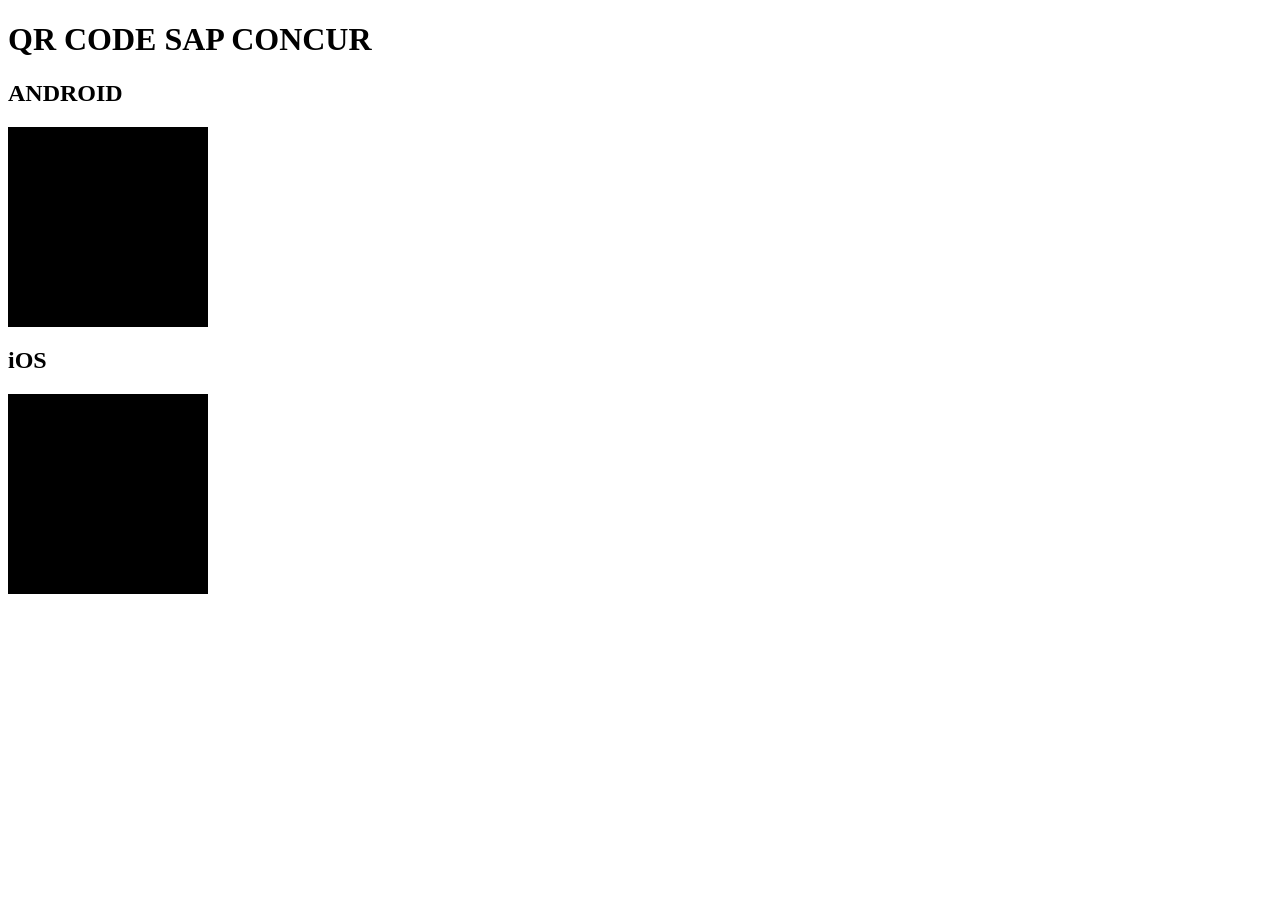
<file: qr-code.html>
<!DOCTYPE html>
<html>
<head>
    <meta charset="UTF-8">
    <title>Teste QR Code</title>
</head>

<body>

    <h1>QR CODE SAP CONCUR</h1>

    <h2>ANDROID</h2>

    <div style="width:200px;height:200px;background:black;"></div>

    <h2>iOS</h2>

    <div style="width:200px;height:200px;background:black;"></div>

</body>
</html>
</file>
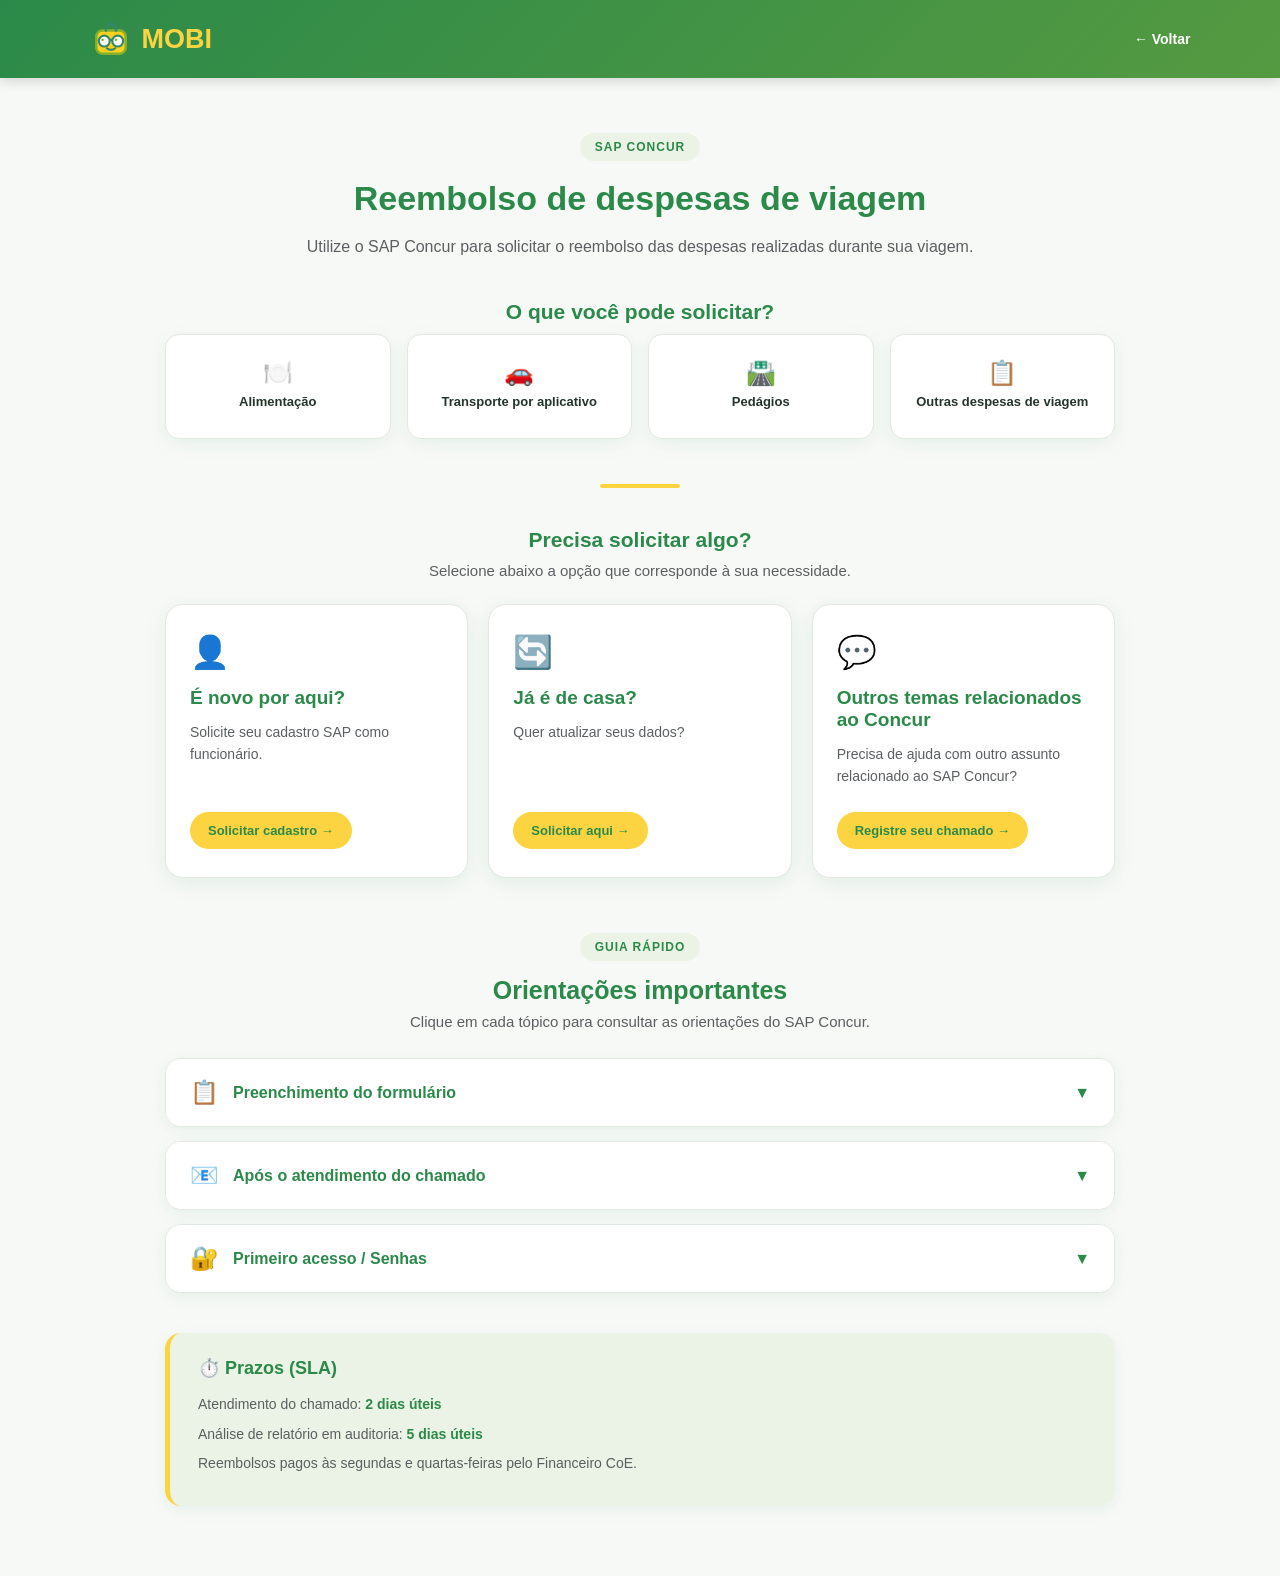
<file: sap-concur.html>
<!DOCTYPE html>
<html lang="pt-BR">

<head>

    <meta charset="UTF-8">
    <meta name="viewport" content="width=device-width, initial-scale=1.0">

    <title>MOBI | SAP Concur</title>

    <style>

        * {
            box-sizing: border-box;
        }

        body {
            margin: 0;
            font-family: Arial, Helvetica, sans-serif;
            background: #F7F9F7;
            color: #26352B;
        }


        /* ========================================
           CABEÇALHO MOBI
        ======================================== */

        .topo {
            width: 100%;

            background: linear-gradient(
                135deg,
                #2B8A49 0%,
                #559A41 100%
            );

            padding: 18px 7%;

            display: flex;
            justify-content: space-between;
            align-items: center;

            box-shadow:
                0 3px 12px rgba(0, 0, 0, 0.15);

            position: sticky;
            top: 0;
            z-index: 1000;
        }


        .logo {
            display: flex;
            align-items: center;
            gap: 10px;

            font-size: 27px;
            font-weight: bold;

            color: #FCD341;
        }


        .logo-mobi {
            width: 42px;
            height: 42px;
            flex-shrink: 0;
        }


        .voltar {
            color: #FFFFFF;
            text-decoration: none;

            font-size: 14px;
            font-weight: bold;

            transition: 0.3s;
        }


        .voltar:hover {
            color: #FCD341;
        }


        /* ========================================
           PÁGINA
        ======================================== */

        .pagina {
            max-width: 1000px;
            margin: 0 auto;

            padding: 55px 25px 70px;
        }


        /* ========================================
           CABEÇALHO SAP CONCUR
        ======================================== */

        .cabecalho {
            text-align: center;

            max-width: 700px;

            margin: 0 auto 40px;
        }


        .tag {
            display: inline-block;

            background: #EAF3E5;
            color: #2B8A49;

            padding: 7px 15px;

            border-radius: 20px;

            font-size: 12px;
            font-weight: bold;

            letter-spacing: 1px;
        }


        h1 {
            font-size: 34px;

            margin: 18px 0 12px;

            color: #2B8A49;
        }


        .descricao {
            color: #5C5F61;

            font-size: 16px;

            line-height: 1.6;
        }


        /* ========================================
           TÍTULOS DAS SEÇÕES
        ======================================== */

        .subtitulo {
            text-align: center;

            margin: 40px 0 10px;

            font-size: 21px;

            color: #2B8A49;
        }


        .subdescricao {
            text-align: center;

            color: #5C5F61;

            font-size: 15px;

            margin-top: 0;
            margin-bottom: 25px;
        }


        /* ========================================
           CARDS DE DESPESAS
        ======================================== */

        .despesas {
            display: grid;

            grid-template-columns:
                repeat(4, 1fr);

            gap: 16px;
        }


        .despesa {
            background: #FFFFFF;

            border: 1px solid #E2E8E2;

            border-radius: 14px;

            padding: 18px 12px;

            text-align: center;

            box-shadow:
                0 5px 18px rgba(43, 138, 73, 0.08);

            transition: all 0.2s ease;

            min-height: 105px;

            display: flex;
            flex-direction: column;
            align-items: center;
            justify-content: center;
        }


        .despesa:hover {
            transform: translateY(-3px);

            box-shadow:
                0 8px 20px rgba(43, 138, 73, 0.14);
        }


        /* ÍCONES DAS DESPESAS — MENOR */

        .icone {
            font-size: 24px;

            line-height: 1;

            margin-bottom: 8px;
        }


        .despesa strong {
            font-size: 13px;

            line-height: 1.35;

            color: #26352B;
        }


        /* ========================================
           DIVISOR
        ======================================== */

        .divisor {
            width: 80px;

            height: 4px;

            background: #FCD341;

            border-radius: 10px;

            margin: 45px auto 35px;
        }


        /* ========================================
           CHAMADOS
        ======================================== */

        .chamados {
            margin-top: 20px;
        }


        .cards-chamados {
            display: grid;

            grid-template-columns:
                repeat(3, 1fr);

            gap: 20px;
        }


        .chamado {
            background: #FFFFFF;

            border: 1px solid #E2E8E2;

            border-radius: 18px;

            padding: 28px 24px;

            box-shadow:
                0 5px 20px rgba(43, 138, 73, 0.10);

            display: flex;

            flex-direction: column;

            transition: all 0.3s ease;
        }


        .chamado:hover {
            transform: translateY(-6px);

            box-shadow:
                0 12px 30px rgba(43, 138, 73, 0.18);
        }


        .chamado-icone {
            font-size: 32px;

            margin-bottom: 16px;
        }


        .chamado h2 {
            color: #2B8A49;

            font-size: 19px;

            margin: 0 0 12px;
        }


        .chamado p {
            color: #5C5F61;

            font-size: 14px;

            line-height: 1.6;

            margin: 0 0 25px;
        }


        /* ========================================
           BOTÃO TOPDESK
        ======================================== */

        .botao-topdesk {
            display: inline-block;

            margin-top: auto;

            width: fit-content;

            padding: 11px 18px;

            background: #FCD341;

            color: #2B8A49;

            text-decoration: none;

            font-size: 13px;

            font-weight: bold;

            border-radius: 25px;

            transition: all 0.3s ease;
        }


        .botao-topdesk:hover {
            background: #e5be2e;

            transform: translateY(-2px);

            box-shadow:
                0 5px 12px rgba(0, 0, 0, 0.15);
        }


        /* ========================================
           ORIENTAÇÕES
        ======================================== */

        .orientacoes {
            margin-top: 55px;
        }


        .orientacoes-titulo {
            text-align: center;

            margin-bottom: 28px;
        }


        .orientacoes-titulo h2 {
            color: #2B8A49;

            font-size: 25px;

            margin: 15px 0 8px;
        }


        .orientacoes-titulo p {
            color: #5C5F61;

            font-size: 15px;

            margin: 0;
        }


        /* ========================================
           ACCORDION
        ======================================== */

        .accordion {
            background: #FFFFFF;

            border: 1px solid #E2E8E2;

            border-radius: 16px;

            margin-bottom: 14px;

            overflow: hidden;

            box-shadow:
                0 4px 15px rgba(43, 138, 73, 0.08);
        }


        .accordion-titulo {
            width: 100%;

            border: none;

            background: #FFFFFF;

            padding: 20px 24px;

            display: flex;

            align-items: center;

            justify-content: space-between;

            cursor: pointer;

            text-align: left;

            color: #2B8A49;

            font-size: 16px;

            font-weight: bold;

            transition: 0.3s;
        }


        .accordion-titulo:hover {
            background: #F7F9F7;
        }


        .titulo-esquerda {
            display: flex;

            align-items: center;

            gap: 14px;
        }


        .icone-orientacao {
            font-size: 23px;
        }


        .seta {
            font-size: 16px;

            color: #2B8A49;

            transition:
                transform 0.3s ease;
        }


        .accordion.ativo .seta {
            transform: rotate(180deg);
        }


        /* ========================================
           CONTEÚDO DO ACCORDION
        ======================================== */

        .accordion-conteudo {
            max-height: 0;

            overflow: hidden;

            background: #FAFCFA;

            transition:
                max-height 0.4s ease;
        }


        .accordion-conteudo-inner {
            padding: 0 24px 25px;

            color: #5C5F61;

            font-size: 14px;

            line-height: 1.7;
        }


        .accordion-conteudo-inner p {
            margin: 12px 0;
        }


        /* ========================================
           DESTAQUES
        ======================================== */

        .destaque-alerta {
            background: #FFF8D9;

            border-left: 4px solid #FCD341;

            padding: 15px 17px;

            border-radius: 8px;

            margin: 16px 0;
        }


        .destaque-info {
            background: #EAF3E5;

            border-left: 4px solid #2B8A49;

            padding: 15px 17px;

            border-radius: 8px;

            margin: 16px 0;
        }


        .destaque-alerta strong,
        .destaque-info strong {
            color: #2B8A49;
        }


        /* ========================================
           REGRAS DA SENHA
        ======================================== */

        .regras-senha {
            margin: 12px 0;

            padding-left: 22px;
        }


        .regras-senha li {
            margin-bottom: 7px;
        }


        /* ========================================
           PRAZOS
        ======================================== */

        .prazos {
            margin-top: 40px;

            padding: 24px 28px;

            background: #EAF3E5;

            border-radius: 16px;

            border-left: 5px solid #FCD341;

            box-shadow:
                0 4px 15px rgba(43, 138, 73, 0.08);
        }


        .prazos h2 {
            color: #2B8A49;

            font-size: 18px;

            margin: 0 0 14px;
        }


        .prazos p {
            color: #5C5F61;

            font-size: 14px;

            line-height: 1.6;

            margin: 7px 0;
        }


        .prazos strong {
            color: #2B8A49;
        }


        /* ========================================
           RESPONSIVO
        ======================================== */

        @media (max-width: 800px) {

            .despesas {
                grid-template-columns:
                    repeat(2, 1fr);
            }


            .cards-chamados {
                grid-template-columns: 1fr;
            }

        }


        @media (max-width: 500px) {

            .topo {
                padding: 18px 25px;
            }


            .logo {
                font-size: 23px;
            }


            .logo-mobi {
                width: 36px;
                height: 36px;
            }


            .pagina {
                padding: 40px 20px;
            }


            h1 {
                font-size: 27px;
            }


            .despesas {
                grid-template-columns:
                    1fr 1fr;
            }


            .despesa {
                min-height: 95px;

                padding: 15px 10px;
            }


            .icone {
                font-size: 22px;
            }


            .accordion-titulo {
                padding: 18px;
            }


            .accordion-conteudo-inner {
                padding:
                    0 18px 20px;
            }

        }

    </style>

</head>


<body>


    <!-- ========================================
         CABEÇALHO MOBI
    ======================================== -->

    <header class="topo">

        <div class="logo">

            <!-- DESENHO ORIGINAL DO MOBI -->

            <svg
                class="logo-mobi"
                viewBox="0 0 100 100"
                xmlns="http://www.w3.org/2000/svg"
            >

                <rect
                    x="15"
                    y="30"
                    width="70"
                    height="55"
                    rx="14"
                    fill="#F7D21E"
                    stroke="#86B02B"
                    stroke-width="6"
                />

                <path
                    d="M 38 30 Q 38 14 50 14 Q 62 14 62 30"
                    fill="none"
                    stroke="#368768"
                    stroke-width="6"
                    stroke-linecap="round"
                />

                <line
                    x1="42"
                    y1="52"
                    x2="58"
                    y2="52"
                    stroke="#368768"
                    stroke-width="5"
                />

                <circle
                    cx="34"
                    cy="55"
                    r="13"
                    fill="#ffffff"
                    stroke="#368768"
                    stroke-width="5"
                />

                <circle
                    cx="66"
                    cy="55"
                    r="13"
                    fill="#ffffff"
                    stroke="#368768"
                    stroke-width="5"
                />

                <circle
                    cx="30"
                    cy="52"
                    r="3"
                    fill="#86B02B"
                />

                <circle
                    cx="62"
                    cy="52"
                    r="3"
                    fill="#86B02B"
                />

                <path
                    d="M 40 72 Q 50 80 60 72"
                    fill="none"
                    stroke="#368768"
                    stroke-width="5"
                    stroke-linecap="round"
                />

            </svg>

            <span>MOBI</span>

        </div>


        <a
            href="front.html"
            class="voltar"
        >
            ← Voltar
        </a>

    </header>



    <!-- ========================================
         CONTEÚDO
    ======================================== -->

    <main class="pagina">


        <!-- ========================================
             CABEÇALHO
        ======================================== -->

        <div class="cabecalho">

            <span class="tag">
                SAP CONCUR
            </span>


            <h1>
                Reembolso de despesas de viagem
            </h1>


            <p class="descricao">
                Utilize o SAP Concur para solicitar o reembolso
                das despesas realizadas durante sua viagem.
            </p>

        </div>



        <!-- ========================================
             DESPESAS
        ======================================== -->

        <h2 class="subtitulo">
            O que você pode solicitar?
        </h2>


        <div class="despesas">


            <div class="despesa">

                <div class="icone">
                    🍽️
                </div>

                <strong>
                    Alimentação
                </strong>

            </div>


            <div class="despesa">

                <div class="icone">
                    🚗
                </div>

                <strong>
                    Transporte por aplicativo
                </strong>

            </div>


            <div class="despesa">

                <div class="icone">
                    🛣️
                </div>

                <strong>
                    Pedágios
                </strong>

            </div>


            <div class="despesa">

                <div class="icone">
                    📋
                </div>

                <strong>
                    Outras despesas de viagem
                </strong>

            </div>


        </div>



        <!-- ========================================
             DIVISOR
        ======================================== -->

        <div class="divisor"></div>



        <!-- ========================================
             ABERTURA DE CHAMADOS
        ======================================== -->

        <section class="chamados">


            <h2 class="subtitulo">
                Precisa solicitar algo?
            </h2>


            <p class="subdescricao">
                Selecione abaixo a opção que corresponde à sua necessidade.
            </p>


            <div class="cards-chamados">


                <!-- NOVO CADASTRO -->

                <div class="chamado">

                    <div class="chamado-icone">
                        👤
                    </div>


                    <h2>
                        É novo por aqui?
                    </h2>


                    <p>
                        Solicite seu cadastro SAP como funcionário.
                    </p>


                    <a
                        href="https://fsbioenergia.topdesk.net/tas/public/ssp/content/serviceflow?unid=cea29b4bbbe347da915ab73857e8571a&from=6646d6f2-fc56-4987-828a-2dd281b09cc4"
                        target="_blank"
                        rel="noopener noreferrer"
                        class="botao-topdesk"
                    >
                        Solicitar cadastro →
                    </a>

                </div>



                <!-- ATUALIZAÇÃO -->

                <div class="chamado">

                    <div class="chamado-icone">
                        🔄
                    </div>


                    <h2>
                        Já é de casa?
                    </h2>


                    <p>
                        Quer atualizar seus dados?
                    </p>


                    <a
                        href="https://fsbioenergia.topdesk.net/tas/public/ssp/content/serviceflow?unid=5be22a55b8d54d56881380e8dd5e2a96&from=89d17623-ea2c-4e41-8d5c-ac2fbba9e860"
                        target="_blank"
                        rel="noopener noreferrer"
                        class="botao-topdesk"
                    >
                        Solicitar aqui →
                    </a>

                </div>



                <!-- OUTROS ASSUNTOS -->

                <div class="chamado">

                    <div class="chamado-icone">
                        💬
                    </div>


                    <h2>
                        Outros temas relacionados ao Concur
                    </h2>


                    <p>
                        Precisa de ajuda com outro assunto relacionado ao SAP Concur?
                    </p>


                    <a
                        href="https://fsbioenergia.topdesk.net/tas/public/ssp/content/serviceflow?unid=97a7049722f943c6adcc10bd996b4a56&from=6bce204c-5fec-44b6-b267-99d44ca6bae3"
                        target="_blank"
                        rel="noopener noreferrer"
                        class="botao-topdesk"
                    >
                        Registre seu chamado →
                    </a>

                </div>


            </div>

        </section>



        <!-- ========================================
             ORIENTAÇÕES
        ======================================== -->

        <section class="orientacoes">


            <div class="orientacoes-titulo">

                <span class="tag">
                    GUIA RÁPIDO
                </span>


                <h2>
                    Orientações importantes
                </h2>


                <p>
                    Clique em cada tópico para consultar as orientações do SAP Concur.
                </p>

            </div>



            <!-- PREENCHIMENTO DO FORMULÁRIO -->

            <div class="accordion">

                <button
                    type="button"
                    class="accordion-titulo"
                    onclick="abrirOrientacao(this)"
                >

                    <span class="titulo-esquerda">

                        <span class="icone-orientacao">
                            📋
                        </span>

                        <span>
                            Preenchimento do formulário
                        </span>

                    </span>


                    <span class="seta">
                        ▼
                    </span>

                </button>


                <div class="accordion-conteudo">

                    <div class="accordion-conteudo-inner">

                        <p>
                            Preencha o formulário conforme os dados solicitados.
                        </p>


                        <div class="destaque-alerta">

                            <strong>
                                ⚠️ Dados bancários
                            </strong>

                            <p>
                                No item <strong>DADOS BANCÁRIOS</strong>,
                                <strong>NÃO</strong> devem ser informados
                                dados de <strong>CONTA SALÁRIO</strong>.
                            </p>

                            <p>
                                Os campos devem ser preenchidos com informações
                                de <strong>conta corrente ou conta poupança</strong>.
                            </p>

                        </div>


                        <p>
                            Após preenchidos os dados, clique em
                            <strong>Enviar</strong> e aguarde o atendimento
                            do seu chamado.
                        </p>


                        <div class="destaque-info">

                            <strong>
                                💡 Centro de custo
                            </strong>

                            <p>
                                O centro de custo deverá ser obtido junto ao
                                <strong>Time de Gente (RH)</strong>.
                            </p>

                        </div>

                    </div>

                </div>

            </div>



            <!-- APÓS O ATENDIMENTO -->

            <div class="accordion">

                <button
                    type="button"
                    class="accordion-titulo"
                    onclick="abrirOrientacao(this)"
                >

                    <span class="titulo-esquerda">

                        <span class="icone-orientacao">
                            📧
                        </span>

                        <span>
                            Após o atendimento do chamado
                        </span>

                    </span>


                    <span class="seta">
                        ▼
                    </span>

                </button>


                <div class="accordion-conteudo">

                    <div class="accordion-conteudo-inner">

                        <p>
                            Após o atendimento do chamado pelo time de cadastros,
                            se os dados informados estiverem corretos,
                            em até <strong>48 horas</strong> você receberá
                            um e-mail conforme o exemplo abaixo com os dados
                            para o primeiro acesso.
                        </p>


                        <div class="destaque-info">

                            <strong>
                                📬 Fique atento ao seu e-mail
                            </strong>

                            <p>
                                O e-mail recebido conterá os dados necessários
                                para realizar o primeiro acesso à plataforma Concur.
                            </p>

                        </div>

                    </div>

                </div>

            </div>



            <!-- PRIMEIRO ACESSO / SENHAS -->

            <div class="accordion">

                <button
                    type="button"
                    class="accordion-titulo"
                    onclick="abrirOrientacao(this)"
                >

                    <span class="titulo-esquerda">

                        <span class="icone-orientacao">
                            🔐
                        </span>

                        <span>
                            Primeiro acesso / Senhas
                        </span>

                    </span>


                    <span class="seta">
                        ▼
                    </span>

                </button>


                <div class="accordion-conteudo">

                    <div class="accordion-conteudo-inner">

                        <p>
                            O primeiro acesso à plataforma Concur deverá ser
                            realizado pelo <strong>computador</strong>.
                        </p>


                        <p>
                            Em seguida será solicitada a alteração de senha.
                            A nova senha deverá atender aos seguintes critérios:
                        </p>


                        <div class="destaque-info">

                            <strong>
                                🔑 Critérios para a nova senha
                            </strong>


                            <ul class="regras-senha">

                                <li>
                                    Conter <strong>15 dígitos</strong>.
                                </li>

                                <li>
                                    Incluir pelo menos um caractere
                                    <strong>maiúsculo (A-Z)</strong>.
                                </li>

                                <li>
                                    Incluir pelo menos um caractere
                                    <strong>minúsculo (a-z)</strong>.
                                </li>

                                <li>
                                    Incluir pelo menos um
                                    <strong>número (0-9)</strong>.
                                </li>

                                <li>
                                    Incluir pelo menos um caractere
                                    <strong>especial</strong>
                                    (não alfanumérico).
                                </li>

                            </ul>


                            <strong>
                                Exemplo:
                            </strong>

                            (, @, #, $, %, &, >, <, ;)

                        </div>


                        <p>
                            <strong>
                                Informações adicionais:
                            </strong>
                        </p>


                        <div class="destaque-alerta">

                            <p>
                                🔄 As senhas expiram a cada
                                <strong>30 dias</strong>, sendo necessário
                                realizar a atualização.
                            </p>


                            <p>
                                🔒 Caso você erre a sua senha por
                                <strong>3 vezes consecutivas</strong>,
                                seu acesso será bloqueado durante
                                <strong>10 minutos</strong>.
                            </p>


                            <p>
                                🔓 Caso a sua conta seja bloqueada,
                                o desbloqueio ocorrerá de forma automática
                                após <strong>24 horas</strong>.
                            </p>

                        </div>

                    </div>

                </div>

            </div>


        </section>



        <!-- ========================================
             PRAZOS
        ======================================== -->

        <div class="prazos">

            <h2>
                ⏱️ Prazos (SLA)
            </h2>


            <p>
                Atendimento do chamado:
                <strong>2 dias úteis</strong>
            </p>


            <p>
                Análise de relatório em auditoria:
                <strong>5 dias úteis</strong>
            </p>


            <p>
                Reembolsos pagos às segundas e quartas-feiras pelo Financeiro CoE.
            </p>

        </div>


    </main>



    <!-- ========================================
         JAVASCRIPT
         ORIENTAÇÕES DINÂMICAS
    ======================================== -->

    <script>

        function abrirOrientacao(botao) {

            const accordion = botao.parentElement;

            const todos =
                document.querySelectorAll(".accordion");


            todos.forEach(function(item) {

                if (item !== accordion) {

                    item.classList.remove("ativo");

                    item.querySelector(".accordion-conteudo").style.maxHeight = null;

                }

            });


            const conteudo =
                accordion.querySelector(".accordion-conteudo");


            if (accordion.classList.contains("ativo")) {

                accordion.classList.remove("ativo");

                conteudo.style.maxHeight = null;

            } else {

                accordion.classList.add("ativo");

                conteudo.style.maxHeight =
                    conteudo.scrollHeight + "px";

            }

        }

    </script>


</body>

</html>
</file>
<file: detalhe.css>
```css
/* =========================================================
   RESET
========================================================= */

* {
    margin: 0;
    padding: 0;
    box-sizing: border-box;
}

html {
    scroll-behavior: smooth;
}

body {
    font-family: Arial, Helvetica, sans-serif;
    background-color: #F7F9F7;
    color: #26352B;
    line-height: 1.5;
}


/* =========================================================
   CORES PRINCIPAIS
========================================================= */

:root {
    --verde-escuro: #2B8A49;
    --verde-medio: #559A41;
    --verde-mobi: #368768;
    --verde-claro: #86B02B;

    --amarelo: #FCD341;
    --amarelo-mascote: #F7D21E;

    --cinza: #5C5F61;
    --cinza-claro: #F7F9F7;
    --cinza-borda: #E2E8E2;

    --branco: #FFFFFF;
}


/* =========================================================
   LINKS E BOTÕES
========================================================= */

a {
    text-decoration: none;
}

button {
    font-family: inherit;
}


/* =========================================================
   CABEÇALHO PRINCIPAL - MOBI
========================================================= */

header {
    width: 100%;

    background: linear-gradient(
        135deg,
        var(--verde-escuro) 0%,
        var(--verde-medio) 100%
    );

    padding: 18px 7%;

    display: flex;
    align-items: center;
    justify-content: space-between;

    box-shadow: 0 3px 12px rgba(0, 0, 0, 0.15);

    position: sticky;
    top: 0;

    z-index: 1000;
}


/* =========================================================
   LOGO
========================================================= */

.logo {
    color: var(--amarelo);

    font-size: 27px;
    font-weight: bold;

    letter-spacing: 0.5px;
}


/* =========================================================
   MENU
========================================================= */

nav {
    display: flex;

    align-items: center;

    gap: 28px;
}

nav a {
    color: var(--branco);

    font-size: 14px;

    font-weight: bold;

    transition: 0.25s ease;
}

nav a:hover {
    color: var(--amarelo);
}


/* =========================================================
   BANNER PRINCIPAL
========================================================= */

.banner {
    min-height: 510px;

    background:
        linear-gradient(
            135deg,
            #EAF3E5 0%,
            #F7F9F7 55%,
            #FFFFFF 100%
        );

    display: flex;

    align-items: center;

    justify-content: center;

    text-align: center;

    padding: 70px 20px;
}


.conteudo-banner {
    max-width: 900px;

    width: 100%;

    display: flex;

    flex-direction: column;

    align-items: center;
}


/* =========================================================
   MASCOTE
========================================================= */

.mascote-mobi {
    width: 105px;

    height: 105px;

    margin-bottom: 18px;

    filter: drop-shadow(
        0 5px 8px rgba(43, 138, 73, 0.15)
    );
}


/* =========================================================
   SUBTÍTULO
========================================================= */

.subtitulo {
    color: var(--verde-escuro);

    font-size: 15px;

    font-weight: bold;

    margin-bottom: 8px;
}


/* =========================================================
   TÍTULO PRINCIPAL
========================================================= */

.banner h1 {
    color: var(--verde-escuro);

    font-size: 42px;

    line-height: 1.15;

    max-width: 750px;

    margin-bottom: 18px;
}


/* =========================================================
   DESCRIÇÃO BANNER
========================================================= */

.descricao-banner {
    color: var(--cinza);

    font-size: 17px;

    line-height: 1.6;

    max-width: 680px;

    margin-bottom: 28px;
}


/* =========================================================
   BOTÃO PRINCIPAL
========================================================= */

.botao {
    display: inline-flex;

    align-items: center;

    justify-content: center;

    background: var(--verde-escuro);

    color: var(--branco);

    padding: 14px 25px;

    border-radius: 10px;

    font-size: 14px;

    font-weight: bold;

    box-shadow:
        0 5px 15px rgba(43, 138, 73, 0.18);

    transition: all 0.25s ease;
}

.botao:hover {
    background: var(--verde-medio);

    transform: translateY(-2px);

    box-shadow:
        0 8px 18px rgba(43, 138, 73, 0.22);
}


/* =========================================================
   SERVIÇOS
========================================================= */

.destinos {
    padding: 70px 7%;

    background: var(--branco);
}


.titulo-secao {
    text-align: center;

    margin-bottom: 40px;
}


.titulo-secao > span {
    display: block;

    color: var(--amarelo);

    font-size: 25px;

    margin-bottom: 5px;
}


.titulo-secao h2 {
    color: var(--verde-escuro);

    font-size: 30px;

    margin-bottom: 8px;
}


.titulo-secao p {
    color: var(--cinza);

    font-size: 15px;
}


/* =========================================================
   CARDS
========================================================= */

.cards {
    max-width: 1200px;

    margin: 0 auto;

    display: grid;

    grid-template-columns:
        repeat(3, 1fr);

    gap: 24px;
}


.card {
    background: var(--branco);

    border: 1px solid var(--cinza-borda);

    border-radius: 18px;

    overflow: hidden;

    box-shadow:
        0 6px 20px rgba(43, 138, 73, 0.08);

    transition:
        transform 0.25s ease,
        box-shadow 0.25s ease;
}


.card:hover {
    transform: translateY(-5px);

    box-shadow:
        0 12px 28px rgba(43, 138, 73, 0.14);
}


.card-conteudo {
    padding: 28px;

    min-height: 300px;

    display: flex;

    flex-direction: column;
}


.pais {
    color: var(--verde-claro);

    font-size: 12px;

    font-weight: bold;

    text-transform: uppercase;

    letter-spacing: 0.7px;

    margin-bottom: 8px;
}


.card h3 {
    color: var(--verde-escuro);

    font-size: 22px;

    margin-bottom: 15px;
}


.card p {
    color: var(--cinza);

    font-size: 14px;

    line-height: 1.65;
}


.info-card {
    background: #F7F9F7;

    border-left: 4px solid var(--amarelo);

    padding: 14px 15px;

    border-radius: 8px;

    margin-bottom: 22px;
}


.info-card strong {
    color: var(--verde-escuro);

    display: block;

    font-size: 13px;

    margin-bottom: 5px;
}


.info-card p {
    font-size: 13px;
}


.botao-card {
    display: inline-flex;

    align-items: center;

    justify-content: center;

    margin-top: auto;

    width: 100%;

    padding: 12px 18px;

    background: var(--verde-escuro);

    color: var(--branco);

    border-radius: 9px;

    font-size: 14px;

    font-weight: bold;

    transition: 0.25s ease;
}


.botao-card:hover {
    background: var(--verde-medio);

    transform: translateY(-1px);
}


/* =========================================================
   SOBRE
========================================================= */

.sobre {
    padding: 65px 7%;

    background:
        linear-gradient(
            135deg,
            #EAF3E5,
            #F7F9F7
        );
}


.sobre-conteudo {
    max-width: 1000px;

    margin: 0 auto;

    display: flex;

    align-items: center;

    gap: 35px;
}


.icone-aviao {
    min-width: 100px;

    height: 100px;

    border-radius: 24px;

    background: var(--amarelo);

    color: var(--verde-escuro);

    display: flex;

    align-items: center;

    justify-content: center;

    font-size: 18px;

    font-weight: bold;

    box-shadow:
        0 6px 18px rgba(43, 138, 73, 0.12);
}


.sobre h2 {
    color: var(--verde-escuro);

    font-size: 27px;

    margin-bottom: 12px;
}


.sobre p {
    color: var(--cinza);

    font-size: 14px;

    line-height: 1.7;

    margin-bottom: 8px;
}


/* =========================================================
   AJUDA
========================================================= */

.contato {
    text-align: center;

    padding: 65px 20px;

    background: var(--branco);
}


.contato h2 {
    color: var(--verde-escuro);

    font-size: 27px;

    margin-bottom: 10px;
}


.contato p {
    color: var(--cinza);

    font-size: 15px;

    margin-bottom: 25px;
}


/* =========================================================
   RODAPÉ
========================================================= */

footer {
    background: var(--verde-escuro);

    color: var(--branco);

    text-align: center;

    padding: 35px 20px;
}


.logo-footer {
    color: var(--amarelo);

    font-size: 24px;

    font-weight: bold;

    margin-bottom: 8px;
}


footer p {
    font-size: 13px;

    margin-bottom: 5px;

    opacity: 0.9;
}


/* =========================================================
   =========================================================
   PÁGINAS INTERNAS
   =========================================================
========================================================= */

.topo {
    width: 100%;

    background:
        linear-gradient(
            135deg,
            var(--verde-escuro) 0%,
            var(--verde-medio) 100%
        );

    padding: 18px 7%;

    display: flex;

    align-items: center;

    justify-content: space-between;

    box-shadow:
        0 3px 12px rgba(0, 0, 0, 0.15);

    position: sticky;

    top: 0;

    z-index: 1000;
}


.topo .logo {
    color: var(--amarelo);

    font-size: 27px;

    font-weight: bold;
}


.voltar {
    color: var(--branco);

    font-size: 14px;

    font-weight: bold;

    transition: 0.25s ease;
}


.voltar:hover {
    color: var(--amarelo);
}


.pagina {
    min-height: calc(100vh - 80px);

    background:
        linear-gradient(
            135deg,
            #EAF3E5 0%,
            #F7F9F7 55%,
            #FFFFFF 100%
        );

    padding: 60px 20px 80px;
}


.cabecalho {
    max-width: 900px;

    margin: 0 auto 40px;

    text-align: center;
}


.cabecalho .tag {
    display: inline-block;

    color: var(--verde-claro);

    font-size: 12px;

    font-weight: bold;

    text-transform: uppercase;

    letter-spacing: 0.8px;

    margin-bottom: 10px;
}


.cabecalho h1 {
    color: var(--verde-escuro);

    font-size: 36px;

    line-height: 1.2;

    margin-bottom: 14px;
}


.cabecalho .descricao {
    color: var(--cinza);

    font-size: 16px;

    line-height: 1.6;

    max-width: 700px;

    margin: 0 auto;
}


/* =========================================================
   SAP CONCUR
========================================================= */

.despesas {
    max-width: 900px;

    margin: 0 auto;

    display: grid;

    grid-template-columns:
        repeat(2, 1fr);

    gap: 20px;
}


.despesa {
    background: var(--branco);

    border: 1px solid var(--cinza-borda);

    border-radius: 16px;

    padding: 25px;

    box-shadow:
        0 5px 18px rgba(43, 138, 73, 0.08);
}


.despesa h2,
.despesa h3 {
    color: var(--verde-escuro);

    margin-bottom: 10px;
}


.despesa p {
    color: var(--cinza);

    font-size: 14px;

    line-height: 1.6;
}


.primeiro-acesso {
    max-width: 900px;

    margin: 30px auto 0;

    background: var(--branco);

    border-left: 5px solid var(--amarelo);

    border-radius: 14px;

    padding: 25px;

    box-shadow:
        0 5px 18px rgba(43, 138, 73, 0.08);

    display: flex;

    align-items: center;

    justify-content: space-between;

    gap: 25px;
}


.acesso-texto {
    flex: 1;
}


.acesso-label {
    display: block;

    color: var(--verde-claro);

    font-size: 12px;

    font-weight: bold;

    text-transform: uppercase;

    letter-spacing: 0.7px;

    margin-bottom: 6px;
}


.primeiro-acesso h2,
.primeiro-acesso h3 {
    color: var(--verde-escuro);

    margin-bottom: 8px;
}


.primeiro-acesso p {
    color: var(--cinza);

    font-size: 14px;

    line-height: 1.6;
}


.primeiro-acesso .botao {
    flex-shrink: 0;

    white-space: nowrap;
}


/* =========================================================
   CONSULTA VOLL
========================================================= */

.pagina-voll {
    min-height: 100vh;

    background:
        linear-gradient(
            135deg,
            #EAF3E5 0%,
            #F7F9F7 55%,
            #FFFFFF 100%
        );
}


.topo-voll {
    width: 100%;

    background:
        linear-gradient(
            135deg,
            var(--verde-escuro) 0%,
            var(--verde-medio) 100%
        );

    padding: 18px 7%;

    display: flex;

    align-items: center;

    justify-content: space-between;

    box-shadow:
        0 3px 12px rgba(0, 0, 0, 0.15);

    position: sticky;

    top: 0;

    z-index: 1000;
}


.logo-voll {
    color: var(--amarelo);

    font-size: 27px;

    font-weight: bold;

    letter-spacing: 0.5px;
}


.voll-container {
    width: 100%;

    max-width: 850px;

    margin: 0 auto;

    padding: 65px 25px 80px;
}


.voll-titulo {
    text-align: center;

    margin-bottom: 35px;
}


.voll-tag {
    display: inline-block;

    color: var(--verde-claro);

    font-size: 12px;

    font-weight: bold;

    text-transform: uppercase;

    letter-spacing: 0.8px;

    margin-bottom: 10px;
}


.voll-titulo h1 {
    color: var(--verde-escuro);

    font-size: 38px;

    line-height: 1.2;

    margin-bottom: 12px;
}


.voll-titulo p {
    max-width: 650px;

    margin: 0 auto;

    color: var(--cinza);

    font-size: 16px;

    line-height: 1.6;
}


.voll-card {
    background: var(--branco);

    border: 1px solid var(--cinza-borda);

    border-radius: 18px;

    padding: 32px;

    box-shadow:
        0 7px 24px rgba(43, 138, 73, 0.09);
}


.voll-card label {
    display: block;

    color: var(--verde-escuro);

    font-size: 14px;

    font-weight: bold;

    margin-bottom: 10px;
}


.voll-busca {
    display: flex;

    gap: 12px;
}


.voll-busca input {
    flex: 1;

    min-width: 0;

    padding: 14px 16px;

    border: 1px solid var(--cinza-borda);

    border-radius: 10px;

    background: var(--branco);

    color: #26352B;

    font-family: inherit;

    font-size: 14px;

    outline: none;

    transition: 0.25s ease;
}


.voll-busca input:focus {
    border-color: var(--verde-mobi);

    box-shadow:
        0 0 0 3px rgba(54, 135, 104, 0.10);
}


.voll-busca input::placeholder {
    color: #929797;
}


.voll-busca button {
    border: none;

    background: var(--verde-escuro);

    color: var(--branco);

    padding: 14px 24px;

    border-radius: 10px;

    font-size: 14px;

    font-weight: bold;

    cursor: pointer;

    transition: 0.25s ease;
}


.voll-busca button:hover {
    background: var(--verde-medio);

    transform: translateY(-1px);
}


.voll-ajuda {
    color: var(--cinza);

    font-size: 13px;

    margin-top: 12px;
}


.voll-resultado {
    margin-top: 25px;
}


.voll-alerta {
    background: #FFF8D9;

    border-left: 5px solid var(--amarelo);

    border-radius: 12px;

    padding: 18px 20px;

    display: flex;

    align-items: flex-start;

    gap: 12px;

    color: var(--cinza);

    font-size: 14px;
}


.voll-alerta strong {
    display: block;

    color: var(--verde-escuro);

    margin-bottom: 3px;
}


.voll-alerta p {
    margin: 0;
}


.voll-alerta-icone {
    flex-shrink: 0;
}


.voll-sucesso {
    background: var(--branco);

    border: 1px solid var(--cinza-borda);

    border-radius: 18px;

    padding: 30px;

    text-align: center;

    box-shadow:
        0 6px 20px rgba(43, 138, 73, 0.08);
}


.voll-resultado-icone {
    width: 55px;

    height: 55px;

    margin: 0 auto 15px;

    border-radius: 50%;

    background: #EAF3E5;

    color: var(--verde-escuro);

    display: flex;

    align-items: center;

    justify-content: center;

    font-size: 28px;

    font-weight: bold;
}


.voll-resultado-icone.vermelho {
    background: #FCEAEA;

    color: #C62828;
}


.voll-sucesso h3 {
    color: var(--verde-escuro);

    font-size: 22px;

    margin-bottom: 20px;
}


.voll-nao-encontrado h3 {
    color: #C62828;
}


.voll-dados {
    max-width: 500px;

    margin: 0 auto;

    padding: 18px;

    background: #F7F9F7;

    border-radius: 10px;

    text-align: left;
}


.voll-dados p {
    color: var(--cinza);

    font-size: 14px;

    margin-bottom: 8px;
}


.voll-dados p:last-child {
    margin-bottom: 0;
}


.voll-dados strong {
    color: #26352B;
}


.status-ativo {
    color: var(--verde-escuro);

    font-weight: bold;
}


.voll-mensagem-sucesso {
    color: var(--verde-escuro);

    font-size: 14px;

    font-weight: bold;

    margin-top: 22px;
}


.voll-mensagem-atencao {
    color: #C62828;

    font-size: 14px;

    font-weight: bold;

    margin-top: 12px;
}


.voll-instrucao {
    max-width: 550px;

    margin: 0 auto 22px;

    color: var(--verde-escuro);

    font-size: 15px;

    font-weight: bold;

    line-height: 1.6;
}


.botao-topdesk {
    display: inline-flex;

    align-items: center;

    justify-content: center;

    background: var(--verde-escuro);

    color: var(--branco);

    padding: 13px 22px;

    border-radius: 9px;

    font-size: 14px;

    font-weight: bold;

    transition: 0.25s ease;
}


.botao-topdesk:hover {
    background: var(--verde-medio);

    transform: translateY(-1px);
}


.voltar-mobi {
    display: block;

    width: fit-content;

    margin: 30px auto 0;

    color: var(--verde-escuro);

    font-size: 14px;

    font-weight: bold;

    transition: 0.25s ease;
}


.voltar-mobi:hover {
    color: var(--verde-medio);

    transform: translateX(-2px);
}


/* =========================================================
   QR CODE
========================================================= */

.qr-container {
    max-width: 900px;

    margin: 0 auto;

    display: grid;

    grid-template-columns:
        repeat(2, 1fr);

    gap: 24px;
}


.qr-card {
    background: var(--branco);

    border: 1px solid var(--cinza-borda);

    border-radius: 18px;

    padding: 30px;

    text-align: center;

    box-shadow:
        0 6px 20px rgba(43, 138, 73, 0.08);

    transition:
        transform 0.25s ease,
        box-shadow 0.25s ease;
}


.qr-card:hover {
    transform: translateY(-4px);

    box-shadow:
        0 10px 25px rgba(43, 138, 73, 0.13);
}


.qr-card .icone {
    width: 60px;

    height: 60px;

    margin: 0 auto 15px;

    border-radius: 16px;

    background: #EAF3E5;

    color: var(--verde-escuro);

    display: flex;

    align-items: center;

    justify-content: center;

    font-size: 28px;
}


.qr-card h2,
.qr-card h3 {
    color: var(--verde-escuro);

    font-size: 21px;

    margin-bottom: 10px;
}


.qr-card p {
    color: var(--cinza);

    font-size: 14px;

    line-height: 1.6;
}


.qr {
    width: 190px;

    height: 190px;

    margin: 20px auto;

    background: var(--branco);

    border: 1px solid var(--cinza-borda);

    border-radius: 10px;

    display: flex;

    align-items: center;

    justify-content: center;

    color: var(--cinza);

    font-size: 12px;
}


.marcador {
    color: var(--verde-escuro);

    font-size: 13px;

    font-weight: bold;

    margin-bottom: 8px;
}


.loja {
    color: var(--verde-escuro);

    font-size: 14px;

    font-weight: bold;

    margin-top: 10px;
}


.aviso {
    max-width: 900px;

    margin: 25px auto 0;

    background: #FFF8D9;

    border-left: 4px solid var(--amarelo);

    border-radius: 9px;

    padding: 15px 17px;

    color: var(--cinza);

    font-size: 13px;

    line-height: 1.6;
}


/* =========================================================
   FAQ
========================================================= */

.faq-pagina {
    background: var(--cinza-claro);

    min-height: 100vh;

    padding-bottom: 60px;
}


.topo-faq {
    width: 100%;

    background:
        linear-gradient(
            135deg,
            var(--verde-escuro) 0%,
            var(--verde-medio) 100%
        );

    padding: 18px 7%;

    display: flex;

    justify-content: space-between;

    align-items: center;

    box-shadow:
        0 3px 12px rgba(0, 0, 0, 0.15);

    position: sticky;

    top: 0;

    z-index: 1000;
}


.logo-faq {
    display: flex;

    align-items: center;

    gap: 10px;

    color: var(--amarelo);

    font-size: 27px;

    font-weight: bold;
}


.logo-mobi-faq {
    width: 42px;

    height: 42px;

    flex-shrink: 0;
}


.voltar-faq {
    color: var(--branco);

    text-decoration: none;

    font-size: 14px;

    font-weight: bold;

    transition: 0.3s;
}


.voltar-faq:hover {
    color: var(--amarelo);
}


.faq-introducao {
    max-width: 1000px;

    margin: 0 auto;

    padding: 55px 25px 30px;

    text-align: center;
}


.faq-introducao .icone {
    font-size: 38px;

    margin-bottom: 10px;
}


.faq-introducao h1 {
    color: var(--verde-escuro);

    font-size: 34px;

    margin-bottom: 12px;
}


.faq-introducao p {
    color: var(--cinza);

    font-size: 16px;

    line-height: 1.6;

    max-width: 720px;

    margin: 0 auto;
}


.faq-container {
    max-width: 1000px;

    margin: 20px auto 0;

    padding: 0 25px;
}


.faq-categoria {
    margin-bottom: 35px;
}


.faq-categoria-titulo {
    display: flex;

    align-items: center;

    gap: 10px;

    color: var(--verde-escuro);

    font-size: 20px;

    margin-bottom: 14px;

    padding-left: 4px;
}


.faq-categoria-titulo span {
    font-size: 23px;
}


.faq-item {
    background: var(--branco);

    border: 1px solid var(--cinza-borda);

    border-radius: 14px;

    margin-bottom: 10px;

    overflow: hidden;

    box-shadow:
        0 4px 14px rgba(43, 138, 73, 0.06);
}


.faq-pergunta {
    width: 100%;

    border: none;

    background: var(--branco);

    padding: 18px 20px;

    display: flex;

    align-items: center;

    justify-content: space-between;

    gap: 20px;

    cursor: pointer;

    text-align: left;

    color: #26352B;

    font-size: 15px;

    font-weight: bold;

    line-height: 1.4;

    transition: 0.2s;
}


.faq-pergunta:hover {
    background: #F7F9F7;
}


.faq-seta {
    color: var(--verde-escuro);

    font-size: 18px;

    flex-shrink: 0;

    transition:
        transform 0.3s ease;
}


.faq-item.ativo .faq-seta {
    transform: rotate(180deg);
}


.faq-resposta {
    max-height: 0;

    overflow: hidden;

    background: #FAFCFA;

    transition:
        max-height 0.35s ease;
}


.faq-resposta-conteudo {
    padding: 0 20px 20px;

    color: var(--cinza);

    font-size: 14px;

    line-height: 1.7;
}


.faq-resposta-conteudo p {
    margin: 0;
}


.faq-destaque {
    background: #EAF3E5;

    border-left:
        4px solid var(--verde-escuro);

    padding: 14px 16px;

    border-radius: 8px;

    margin-top: 12px;
}


.faq-destaque strong {
    color: var(--verde-escuro);
}


.valores-secao {
    margin-top: 50px;

    margin-bottom: 40px;
}


.valores-cabecalho {
    text-align: center;

    margin-bottom: 25px;
}


.valores-cabecalho h2 {
    color: var(--verde-escuro);

    font-size: 25px;

    margin-bottom: 8px;
}


.valores-cabecalho p {
    color: var(--cinza);

    font-size: 14px;

    margin: 0;
}


.tabela-box {
    background: var(--branco);

    border: 1px solid var(--cinza-borda);

    border-radius: 16px;

    overflow: hidden;

    box-shadow:
        0 5px 18px rgba(43, 138, 73, 0.08);

    margin-bottom: 20px;
}


.tabela-titulo {
    background: var(--verde-escuro);

    color: var(--branco);

    padding: 16px 20px;

    font-size: 16px;

    font-weight: bold;
}


.tabela-scroll {
    overflow-x: auto;
}


.tabela-valores {
    width: 100%;

    border-collapse: collapse;

    min-width: 650px;
}


.tabela-valores th {
    background: #EAF3E5;

    color: var(--verde-escuro);

    font-size: 13px;

    font-weight: bold;

    text-align: left;

    padding: 14px 18px;

    border-bottom:
        1px solid #DCE7DC;
}


.tabela-valores td {
    color: var(--cinza);

    font-size: 13px;

    line-height: 1.5;

    padding: 14px 18px;

    border-bottom:
        1px solid #EDF1ED;

    vertical-align: top;
}


.tabela-valores tr:last-child td {
    border-bottom: none;
}


.tabela-valores tr:hover td {
    background: #FAFCFA;
}


.valor {
    color: var(--verde-escuro);

    font-weight: bold;

    white-space: nowrap;
}


.observacao {
    background: #FFF8D9;

    border-left:
        4px solid var(--amarelo);

    border-radius: 8px;

    padding: 15px 17px;

    margin-top: 20px;

    color: var(--cinza);

    font-size: 13px;

    line-height: 1.6;
}


.observacao strong {
    color: var(--verde-escuro);
}


.faq-final {
    max-width: 1000px;

    margin: 30px auto 0;

    padding: 25px;
}


.faq-final-box {
    background: #EAF3E5;

    border-radius: 16px;

    padding: 25px;

    text-align: center;
}


.faq-final-box h3 {
    color: var(--verde-escuro);

    margin-bottom: 8px;
}


.faq-final-box p {
    color: var(--cinza);

    margin: 0;

    font-size: 14px;
}


.duvida-final {
    width: 100%;

    max-width: 850px;

    margin: 50px auto 0;

    padding: 30px 35px;

    background-color: var(--cinza-claro);

    border-radius: 16px;

    border-left: 6px solid var(--amarelo);

    text-align: center;

    box-shadow:
        0 4px 14px rgba(43, 138, 73, 0.08);
}


.duvida-final h3 {
    margin: 0 0 10px;

    color: var(--verde-escuro);

    font-size: 24px;

    line-height: 1.3;
}


.duvida-final p {
    margin: 0;

    color: var(--cinza);

    font-size: 15px;

    line-height: 1.6;
}


/* =========================================================
   RESPONSIVIDADE
========================================================= */

@media (max-width: 900px) {

    nav {
        gap: 15px;
    }

    nav a {
        font-size: 13px;
    }

    .banner h1 {
        font-size: 35px;
    }

    .cards {
        grid-template-columns:
            repeat(2, 1fr);
    }

    .despesas {
        grid-template-columns: 1fr;
    }

    .qr-container {
        grid-template-columns: 1fr;
    }

}


/* =========================================================
   MOBILE
========================================================= */

@media (max-width: 650px) {

    header {
        padding: 15px 5%;

        flex-direction: column;

        gap: 14px;
    }

    nav {
        flex-wrap: wrap;

        justify-content: center;

        gap: 12px 18px;
    }

    .banner {
        padding: 55px 20px;
    }

    .banner h1 {
        font-size: 29px;
    }

    .descricao-banner {
        font-size: 15px;
    }

    .cards {
        grid-template-columns: 1fr;
    }

    .sobre-conteudo {
        flex-direction: column;

        text-align: center;
    }

    .icone-aviao {
        min-width: 85px;

        height: 85px;
    }

    .topo {
        padding: 15px 5%;
    }

    .topo .logo {
        font-size: 23px;
    }

    .pagina {
        padding: 45px 15px 60px;
    }

    .cabecalho h1 {
        font-size: 29px;
    }

    .cabecalho .descricao {
        font-size: 14px;
    }

    .primeiro-acesso {
        flex-direction: column;

        text-align: center;

        align-items: stretch;
    }

    .primeiro-acesso .botao {
        width: 100%;
    }

    .faq-introducao {
        padding-top: 40px;
    }

    .faq-introducao h1 {
        font-size: 28px;
    }

    .faq-container {
        padding: 0 15px;
    }

    .faq-pergunta {
        font-size: 14px;

        padding: 16px;
    }

    .tabela-valores {
        min-width: 600px;
    }

    .topo-faq {
        padding: 15px 5%;
    }

    .logo-faq {
        font-size: 23px;
    }

    .voll-container {
        padding: 45px 15px 60px;
    }

    .voll-titulo h1 {
        font-size: 30px;
    }

    .voll-titulo p {
        font-size: 14px;
    }

    .voll-card {
        padding: 22px;
    }

    .voll-busca {
        flex-direction: column;
    }

    .voll-busca button {
        width: 100%;
    }

    .voll-sucesso {
        padding: 25px 20px;
    }

}
```
</file>
